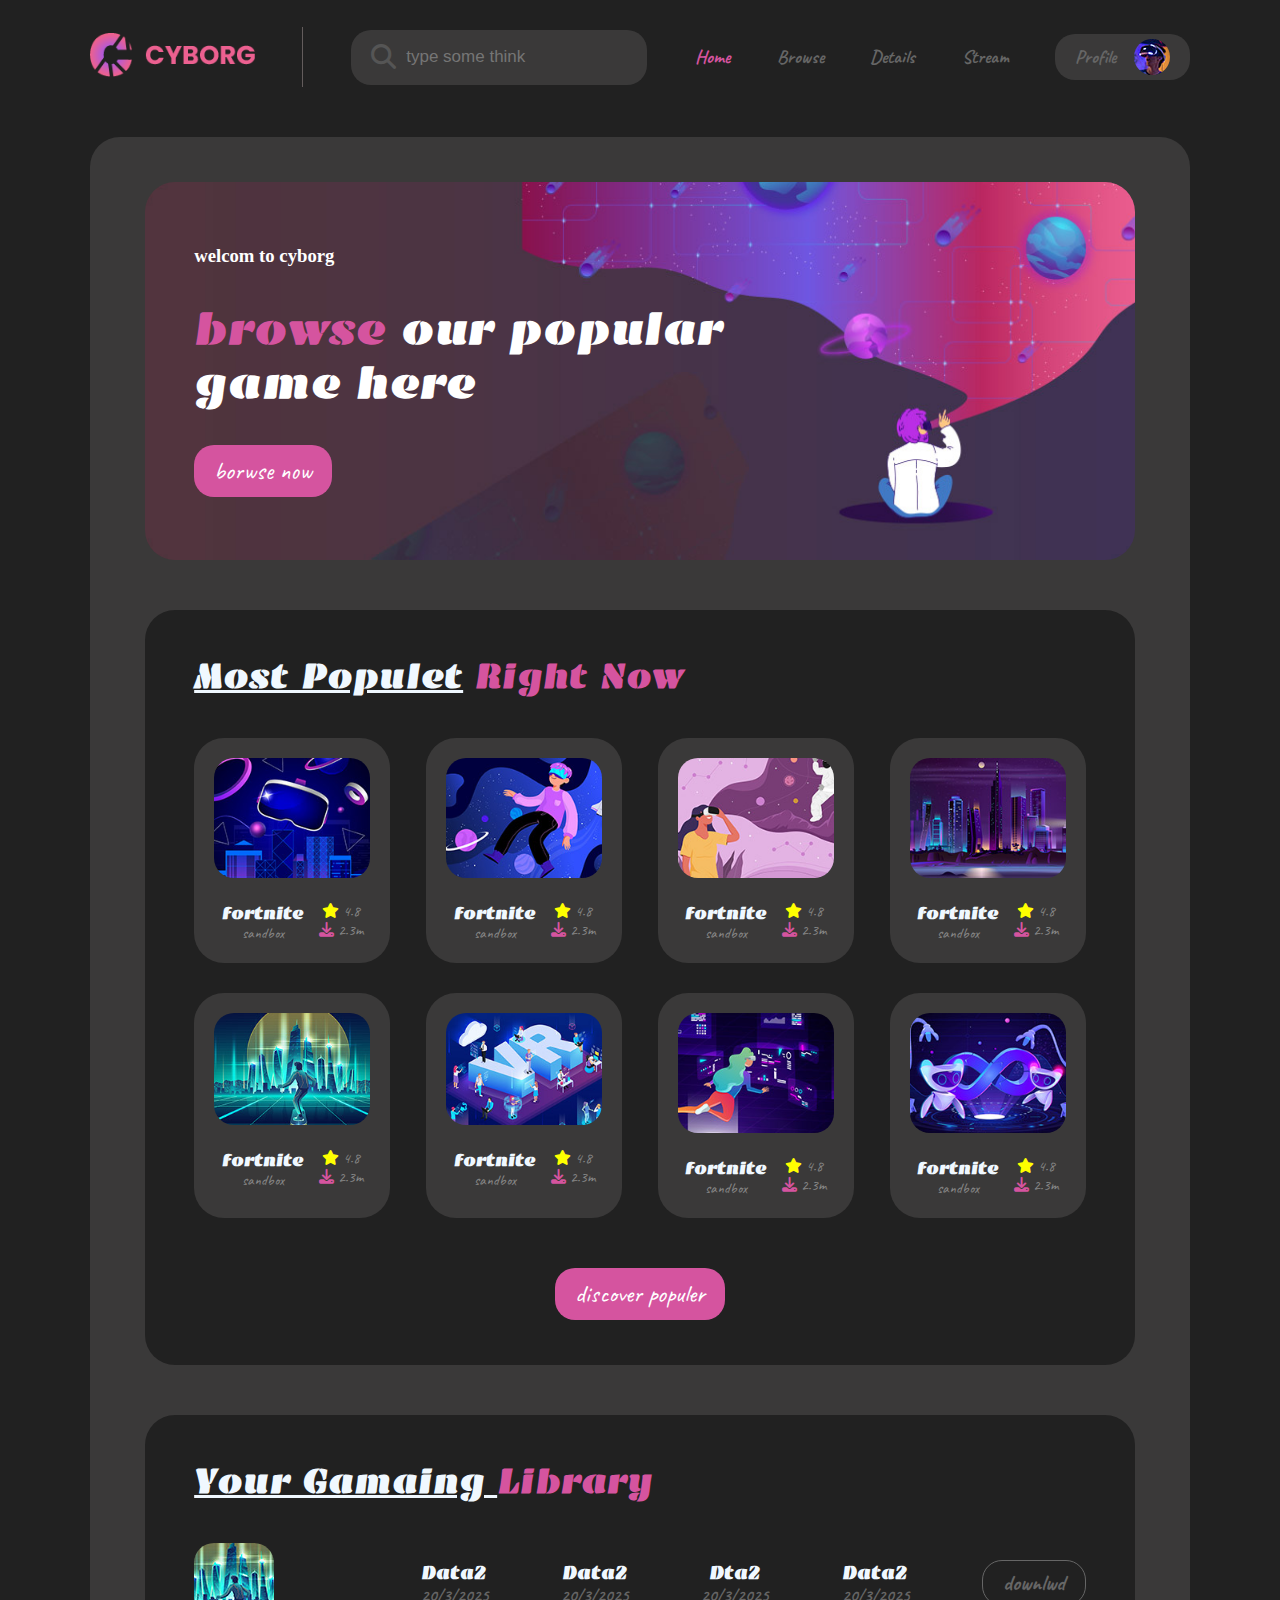
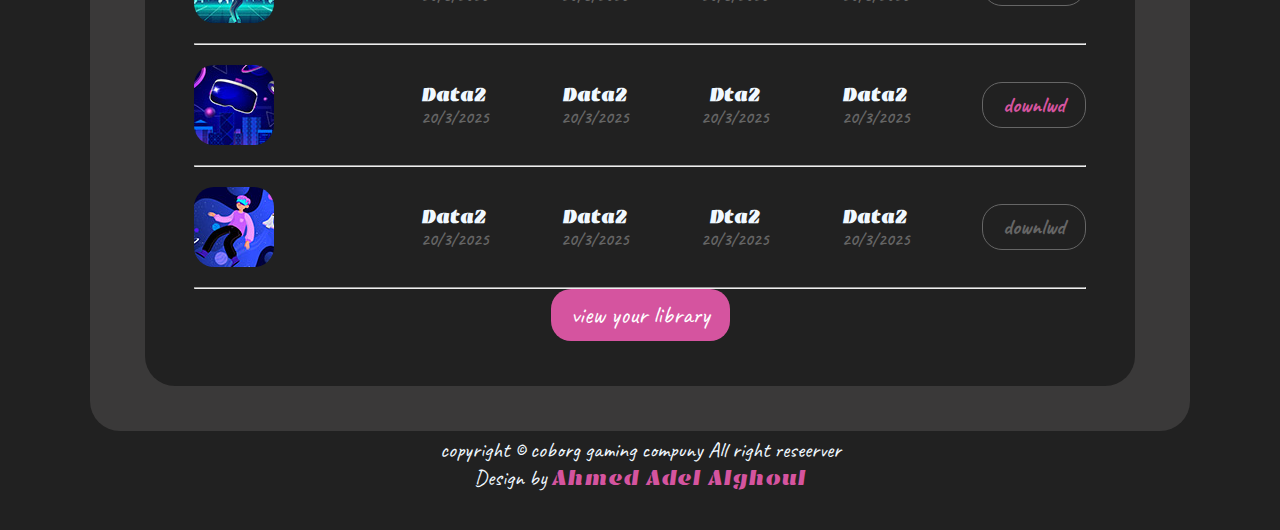
<file: index.html>
<!DOCTYPE html>
<html lang="en">
<head>
    <meta charset="UTF-8">
    <meta name="viewport" content="width=device-width, initial-scale=1.0">
    <title>final project</title>
     <!--google font link-->
    <link rel="preconnect" href="https://fonts.googleapis.com">
    <link rel="preconnect" href="https://fonts.gstatic.com" crossorigin>
    <link href="https://fonts.googleapis.com/css2?family=caveat:wght@400;700&family=Emblema+One&display=swap" rel="stylesheet">
    
     <!--font awesome link--> 
    <link rel="stylesheet" href="https://cdnjs.cloudflare.com/ajax/libs/font-awesome/6.7.2/css/all.min.css" integrity="sha512-Evv84Mr4kqVGRNSgIGL/F/aIDqQb7xQ2vcrdIwxfjThSH8CSR7PBEakCr51Ck+w+/U6swU2Im1vVX0SVk9ABhg==" crossorigin="anonymous" referrerpolicy="no-referrer" />
   
    <!-- css file -->
    <link rel="stylesheet" href="./assets/css/style.css">
</head>
<body>
   <section class="maincontainer">
    <!--start heder -->
     <div class="header">
        <div class="logo"><img src="./assets/images/logo.png" alt=""></div>
        <div class="hline"></div>
        <div class="search">
            <i class="fa-solid fa-magnifying-glass"></i>
            <input type="text"  placeholder="type some think">
        </div>

        <ul>
            <li class="active"><a href="index.html">home</a></li>
            <li><a href="assets/html/browse.html">browse</a></li>
            <li><a href="assets/html/details.html">details</a></li>
            <li><a href="assets/html/stream.html">stream</a></li>
            <li class="profile">
                <a href="assets/html/profile.html">profile</a>
                <img src="./assets/images/profile-header.jpg" alt="">
            </li>
        </ul>
        
     </div>
     <!--end header -->

     <!--start content -->
     <div class="content">
        <!--start banner-->
        <div class="banner">
            <h3>welcom to cyborg</h3>
            <h1><span>browse</span> our popular <br>game here </h1>
            <button>borwse now</button>
        </div>
        <!--end banner-->
        <!--satart card div-->
        <div class="popular">
            <h2> <span>most populet</span> right now</h2>
            <div class="cards">
                <div class="card">
                    <img src="./assets/images/popular-01.jpg" alt="">
                    <div class="data">
                        <div class="dataleft">

                            <h3> fortnite</h3>
                            <p>sandbox</p>
                        </div>
                        <div class="dataright">
                            <p>
                                <i class="fa-solid fa-star"></i>
                                4.8
                            </p>
                            <p>
                                <i class="fa-solid fa-download"></i>
                                2.3m
                            </p>
                        </div>
                      
                    </div>
                </div>
                <div class="card">
                    <img src="./assets/images/popular-02.jpg" alt="">
                    <div class="data">
                        <div class="dataleft">

                            <h3> fortnite</h3>
                            <p>sandbox</p>
                        </div>
                        <div class="dataright">
                            <p>
                                <i class="fa-solid fa-star"></i>
                                4.8
                            </p>
                            <p>
                                <i class="fa-solid fa-download"></i>
                                2.3m
                            </p>
                        </div>
                      
                    </div>
                </div>
                <div class="card">
                    <img src="./assets/images/popular-03.jpg" alt="">
                    <div class="data">
                        <div class="dataleft">

                            <h3> fortnite</h3>
                            <p>sandbox</p>
                        </div>
                        <div class="dataright">
                            <p>
                                <i class="fa-solid fa-star"></i>
                                4.8
                            </p>
                            <p>
                                <i class="fa-solid fa-download"></i>
                                2.3m
                            </p>
                        </div>
                      
                    </div>
                </div>
                <div class="card">
                    <img src="./assets/images/popular-04.jpg" alt="">
                    <div class="data">
                        <div class="dataleft">

                            <h3> fortnite</h3>
                            <p>sandbox</p>
                        </div>
                        <div class="dataright">
                            <p>
                                <i class="fa-solid fa-star"></i>
                                4.8
                            </p>
                            <p>
                                <i class="fa-solid fa-download"></i>
                                2.3m
                            </p>
                        </div>
                      
                    </div>
                </div>
                <div class="card">
                    <img src="./assets/images/popular-05.jpg" alt="">
                    <div class="data">
                        <div class="dataleft">

                            <h3> fortnite</h3>
                            <p>sandbox</p>
                        </div>
                        <div class="dataright">
                            <p>
                                <i class="fa-solid fa-star"></i>
                                4.8
                            </p>
                            <p>
                                <i class="fa-solid fa-download"></i>
                                2.3m
                            </p>
                        </div>
                      
                    </div>
                </div>
                <div class="card">
                    <img src="./assets/images/popular-06.jpg" alt="">
                    <div class="data">
                        <div class="dataleft">

                            <h3> fortnite</h3>
                            <p>sandbox</p>
                        </div>
                        <div class="dataright">
                            <p>
                                <i class="fa-solid fa-star"></i>
                                4.8
                            </p>
                            <p>
                                <i class="fa-solid fa-download"></i>
                                2.3m
                            </p>
                        </div>
                      
                    </div>
                </div>
                <div class="card">
                    <img src="./assets/images/popular-07.jpg" alt="">
                    <div class="data">
                        <div class="dataleft">

                            <h3> fortnite</h3>
                            <p>sandbox</p>
                        </div>
                        <div class="dataright">
                            <p>
                                <i class="fa-solid fa-star"></i>
                                4.8
                            </p>
                            <p>
                                <i class="fa-solid fa-download"></i>
                                2.3m
                            </p>
                        </div>
                      
                    </div>
                </div>
                <div class="card">
                    <img src="./assets/images/popular-08.jpg" alt="">
                    <div class="data">
                        <div class="dataleft">

                            <h3> fortnite</h3>
                            <p>sandbox</p>
                        </div>
                        <div class="dataright">
                            <p>
                                <i class="fa-solid fa-star"></i>
                                4.8
                            </p>
                            <p>
                                <i class="fa-solid fa-download"></i>
                                2.3m
                            </p>
                        </div>
                      
                    </div>
                </div>
            </div>
            <button>discover populer</button>
        </div>
        <!--end card div-->
        <div class="library">
            <h2><span>your gamaing </span> library</h2>
            <div class="gamaing">
                <div class="game">
                    <img src="./assets/images/game-01.jpg" alt="">
                    <div class="data">
                        <h3></h3>
                        <p></p>
                    </div>
                    <div class="data">
                        <h3>data2</h3>
                        <p>20/3/2025</p>
                    </div>
                    <div class="data">
                        <h3>data2</h3>
                        <p>20/3/2025</p>
                    </div>
                    <div class="data">
                        <h3>dta2</h3>
                        <p>20/3/2025</p>
                    </div>
                    <div class="data">
                        <h3>data2</h3>
                        <p>20/3/2025</p>
                    </div>
                    <button>downlwd</button>
                
                </div>
                 <hr>
                <div class="game">
                    <img src="./assets/images/game-02.jpg" alt="">
                    <div class="data">
                        <h3></h3>
                        <p></p>
                    </div>
                    <div class="data">
                        <h3>data2</h3>
                        <p>20/3/2025</p>
                    </div>
                    <div class="data">
                        <h3>data2</h3>
                        <p>20/3/2025</p>
                    </div>
                    <div class="data">
                        <h3>dta2</h3>
                        <p>20/3/2025</p>
                    </div>
                    <div class="data">
                        <h3>data2</h3>
                        <p>20/3/2025</p>
                    </div>
                    <button class="btn">downlwd</button>
                
                </div>
                 <hr>
                <div class="game">
                    <img src="./assets/images/game-03.jpg" alt="">
                    <div class="data">
                        <h3></h3>
                        <p></p>
                    </div>
                    <div class="data">
                        <h3>data2</h3>
                        <p>20/3/2025</p>
                    </div>
                    <div class="data">
                        <h3>data2</h3>
                        <p>20/3/2025</p>
                    </div>
                    <div class="data">
                        <h3>dta2</h3>
                        <p>20/3/2025</p>
                    </div>
                    <div class="data">
                        <h3>data2</h3>
                        <p>20/3/2025</p>
                    </div>
                    <button>downlwd</button>
                
                </div>
                 <hr>
            </div>
            <button>view your library</button>
         </div>
        
     </div>
     <!--end content -->
    

     <!--start footer-->
     <div class="footer">
        <p>copyright &copy; coborg gaming compuny All right reseerver</p>
        <p>Design by <span>Ahmed Adel Alghoul</span></p>

     </div>
     <!--end footer -->
   </section>
    
    
</body>
</html>
</file>
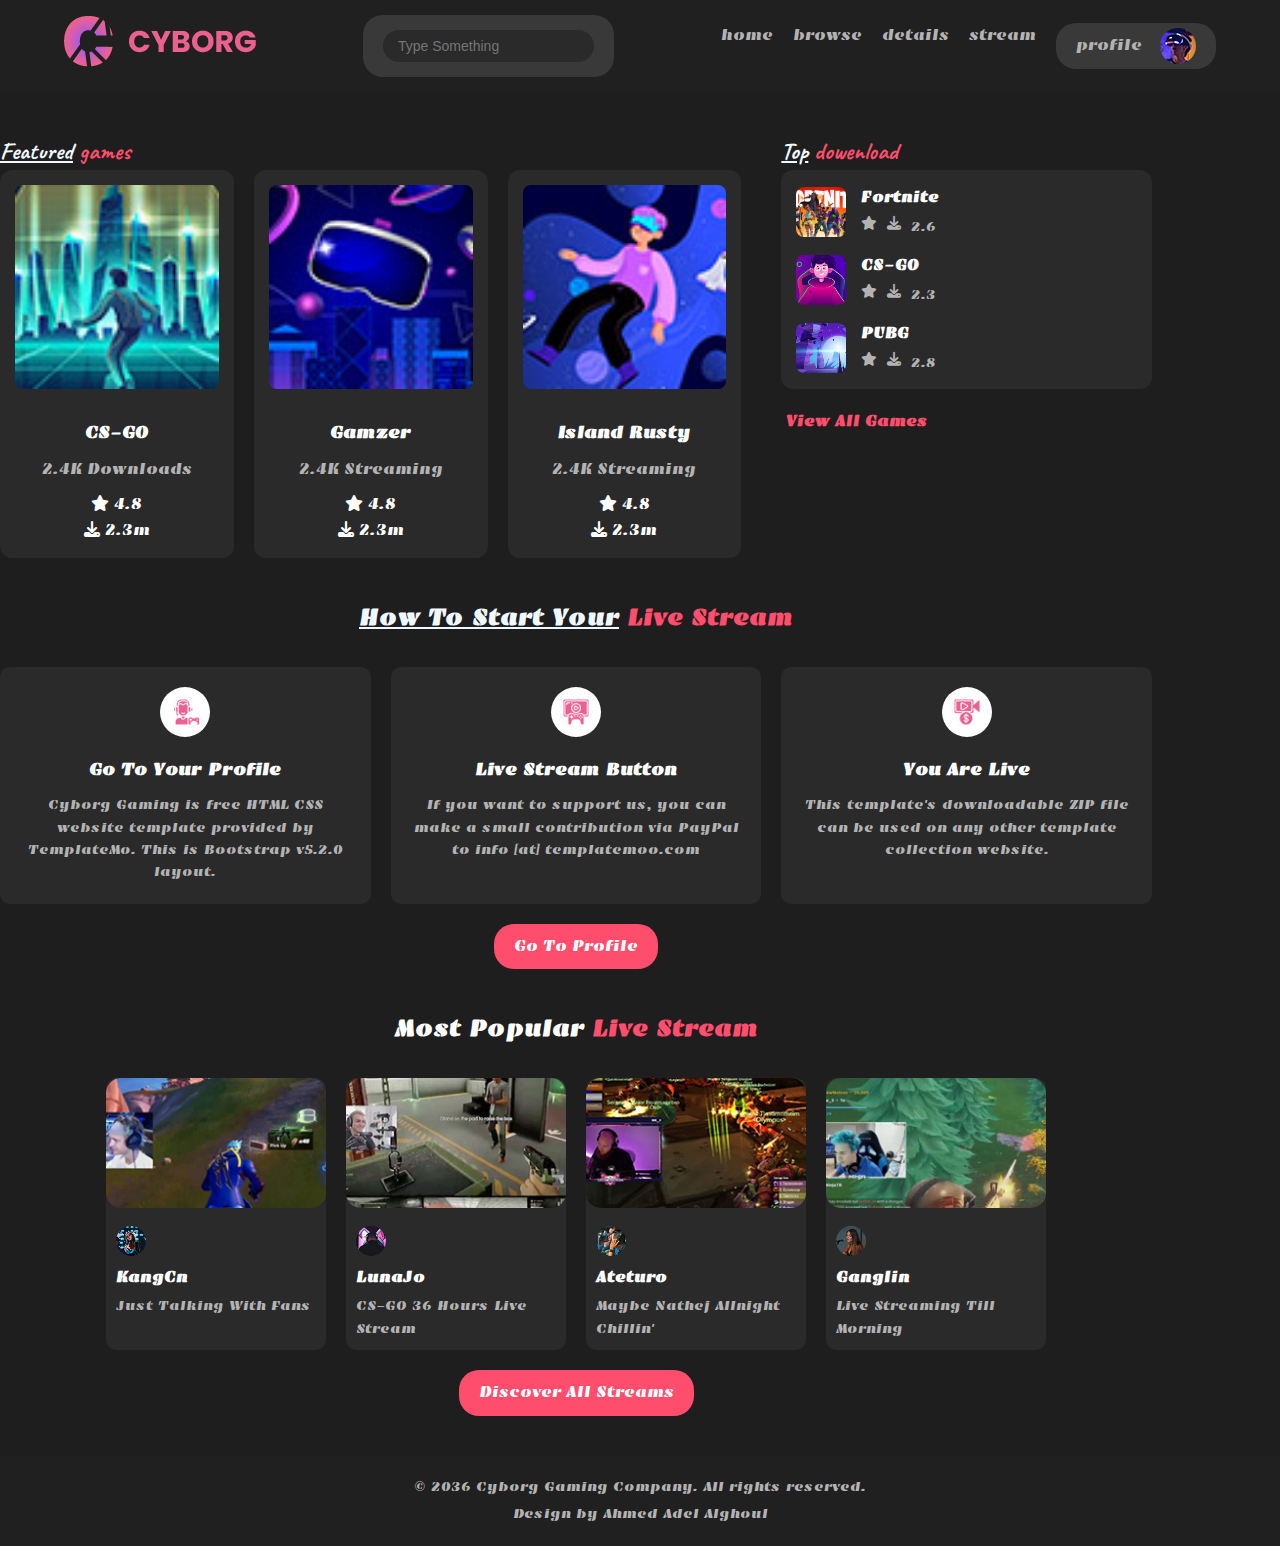
<file: assets/html/browse.html>
<!DOCTYPE html>
<html lang="en">
<head>
  <meta charset="UTF-8" />
  <meta name="viewport" content="width=device-width, initial-scale=1.0"/>
  <title>Cyborg Gaming</title>
  <link rel="preconnect" href="https://fonts.googleapis.com">
    <link rel="preconnect" href="https://fonts.gstatic.com" crossorigin>
    <link href="https://fonts.googleapis.com/css2?family=caveat:wght@400;700&family=Emblema+One&display=swap" rel="stylesheet">
    
     <!--font awesome link--> 
    <link rel="stylesheet" href="https://cdnjs.cloudflare.com/ajax/libs/font-awesome/6.7.2/css/all.min.css" integrity="sha512-Evv84Mr4kqVGRNSgIGL/F/aIDqQb7xQ2vcrdIwxfjThSH8CSR7PBEakCr51Ck+w+/U6swU2Im1vVX0SVk9ABhg==" crossorigin="anonymous" referrerpolicy="no-referrer" />
   
  <!-- ربط ملف CSS -->
  <link rel="stylesheet" href="/assets/css/browse.css" />
</head>
<body>

  <!-- ======= رأس الصفحة (Header) ======= -->
  <header class="main-header">
    <div class="container">
      <!-- الشعار -->
      <div class="logo"><img src="/assets/images/logo.png" alt=""></div>
      <!-- شريط البحث -->
      <div class="search-bar">
        <input type="text" placeholder="Type Something"/>
      </div>
      <!-- القوائم العلوية -->
      <nav class="main-nav">
        <ul>
            <li class="active"><a href="/index.html">home</a></li>
            <li><a href="/assets/html/browse.html">browse</a></li>
            <li><a href="/assets/html/details.html">details</a></li>
            <li><a href="/assets/html/stream.html">stream</a></li>
          <li class="profile">
            <a href="/assets/html/profile.html">profile</a>
            <img src="/assets/images/profile-header.jpg" alt="">
        </li>
        </ul>
      </nav>
    </div>
  </header>

  <!-- ======= المحتوى الرئيسي ======= -->
  <main class="main-content container">

    <!-- قسم الألعاب المميزة -->
    <section class="featured-section">
      <h2 > <span>Featured</span> games</h2>
      <div class="featured-cards">
        
        <!-- بطاقة لعبة 1 -->
        <div class="featured-card">
          <img src="/assets/images/game-01.jpg" alt="Game 1" />
          <h3>CS-GO</h3>
          <p class="sub-info">2.4K Downloads</p>
          <div class="stats">
            <div class="stat">
                <i class="fa-solid fa-star"></i>
              <span class="value">4.8</span>
            </div>
            <div class="stat">
              <i class="fa-solid fa-download"></i>
              <span class="value">2.3m</span>
            </div>
          </div>
        </div>

        <!-- بطاقة لعبة 2 -->
        <div class="featured-card">
          <img src="/assets/images/game-02.jpg" alt="Game 2" />
          <h3>Gamzer</h3>
          <p class="sub-info">2.4K Streaming</p>
          <div class="stats">
            <div class="stat">
                <i class="fa-solid fa-star"></i>
              <span class="value">4.8</span>
            </div>
            <div class="stat">
              <i class="fa-solid fa-download"></i>
              <span class="value">2.3m</span>
            </div>
          </div>
        </div>

        <!-- بطاقة لعبة 3 -->
        <div class="featured-card">
          <img src="/assets/images/game-03.jpg" alt="Game 3" />
          <h3>Island Rusty</h3>
          <p class="sub-info">2.4K Streaming</p>
          <div class="stats">
            <div class="stat">
                <i class="fa-solid fa-star"></i>    
              <span class="value">4.8</span>
            </div>
            <div class="stat">
              <i class="fa-solid fa-download"></i>
              <span class="value">2.3m</span>
            </div>
          </div>
        </div>

      </div>
    </section>

    <!-- قسم الألعاب الأكثر تحميلاً -->
    <aside class="top-downloaded">
      <h2 > <span>Top</span> dowenload</h2>
      <div class="download-list">

        <!-- عنصر لعبة 1 -->
        <div class="download-item">
          <img src="/assets/images/feature-left.jpg" alt="Fortnite" />
          <div class="info">
            <h4>Fortnite</h4>
            <div class="item-stats">
                <i class="fa-solid fa-star"></i>
                <i class="fa-solid fa-download"></i>
                2.6
            </div>
          </div>
        </div>

        <!-- عنصر لعبة 2 -->
        <div class="download-item">
          <img src="/assets/images/featured-02.jpg" alt="CS-GO" />
          <div class="info">
            <h4>CS-GO</h4>
            <div class="item-stats">
                <i class="fa-solid fa-star"></i>
                <i class="fa-solid fa-download"></i>
                2.3
            </div>
          </div>
        </div>

        <!-- عنصر لعبة 3 -->
        <div class="download-item">
          <img src="/assets/images/featured-03.jpg" alt="PUBG" />
          <div class="info">
            <h4>PUBG</h4>
            <div class="item-stats">
                <i class="fa-solid fa-star"></i>
                <i class="fa-solid fa-download"></i>
                2.8
            </div>
          </div>
        </div>
       
  
        </div>
        <a href="#" class="view-all">View All Games</a>
      </aside>
  
    </main>
    <section class="live-stream container">
        <h2 >
            <span>How To Start Your</span>
            Live Stream
        </h2>
      
        <div class="stream-steps">
          <!-- البطاقة الأولى -->
          <div class="step-card">
            <!-- أيقونة أو صورة -->
            <div class="step-icon">
              <!-- ضع هنا أيقونة أو صورة مناسبة -->
              <img src="/assets/images/service-01.jpg" alt="Icon 1" />
            </div>
            <h3>Go To Your Profile</h3>
            <p>
              Cyborg Gaming is free HTML CSS website template provided by TemplateMo.
              This is Bootstrap v5.2.0 layout.
            </p>
          </div>
      
          <!-- البطاقة الثانية -->
          <div class="step-card">
            <div class="step-icon">
              <img src="/assets/images/service-02.jpg" alt="Icon 2" />
            </div>
            <h3>Live Stream Button</h3>
            <p>
              If you want to support us, you can make a small contribution via PayPal
              to info [at] templatemoo.com
            </p>
          </div>
      
          <!-- البطاقة الثالثة -->
          <div class="step-card">
            <div class="step-icon">
              <img src="/assets/images/service-03.jpg" alt="Icon 3" />
            </div>
            <h3>You Are Live</h3>
            <p>
              This template's downloadable ZIP file can be used on any other template
              collection website.
            </p>
          </div>
        </div>
      
        <!-- زر في الأسفل -->
        <div class="btn-wrapper">
          <a href="/assets/html/browse.html" class="btn-profile">Go To Profile</a>
        </div>
      </section>

      <section class="popular-live container">
        <h2 class="section-title">
          Most Popular <span>Live Stream</span>
        </h2>
      
        <div class="live-streams">
          <!-- البطاقة الأولى -->
          <div class="stream-card">
            <img src="/assets/images/stream-01.jpg" alt="Stream 1" />
            <div class="stream-info">
                <img src="/assets/images/avatar-01.jpg" alt="Stream 2" />
              <h4>KangCn</h4>
              <p>Just Talking With Fans</p>
            </div>
          </div>
          <!-- البطاقة الثانية -->
          <div class="stream-card">
            <img src="/assets/images/stream-02.jpg" alt="Stream 2" />
            <div class="stream-info">
                <img src="/assets/images/avatar-02.jpg" alt="Stream 2" />
              <h4>LunaJo</h4>
              <p>CS-GO 36 Hours Live Stream</p>
            </div>
          </div>
          <!-- البطاقة الثالثة -->
          <div class="stream-card">
            <img src="/assets/images/stream-03.jpg" alt="Stream 3" />
            <div class="stream-info">
                <img src="/assets/images/avatar-03.jpg" alt="Stream 2" />
              <h4>Ateturo</h4>
              <p>Maybe Nathej Allnight Chillin'</p>
            </div>
          </div>
          <!-- البطاقة الرابعة -->
          <div class="stream-card">
            <img src="/assets/images/stream-04.jpg" alt="Stream 4" />
            <div class="stream-info">
                <img src="/assets/images/avatar-04.jpg" alt="Stream 2" />
              <h4>Ganglin</h4>
              <p>Live Streaming Till Morning</p>
            </div>
          </div>
        </div>
      
        <div class="btn-wrapper">
          <a href="/assets/html/stream.html" class="btn-discover">Discover All Streams</a>
        </div>
      </section>
  
    <!-- ======= ذيل الصفحة (Footer) ======= -->
    <footer class="main-footer">
      <p>© 2036 Cyborg Gaming Company. All rights reserved.</p>
      <p>Design by Ahmed Adel Alghoul </p>
    </footer>
  
  </body>
  </html>
</file>
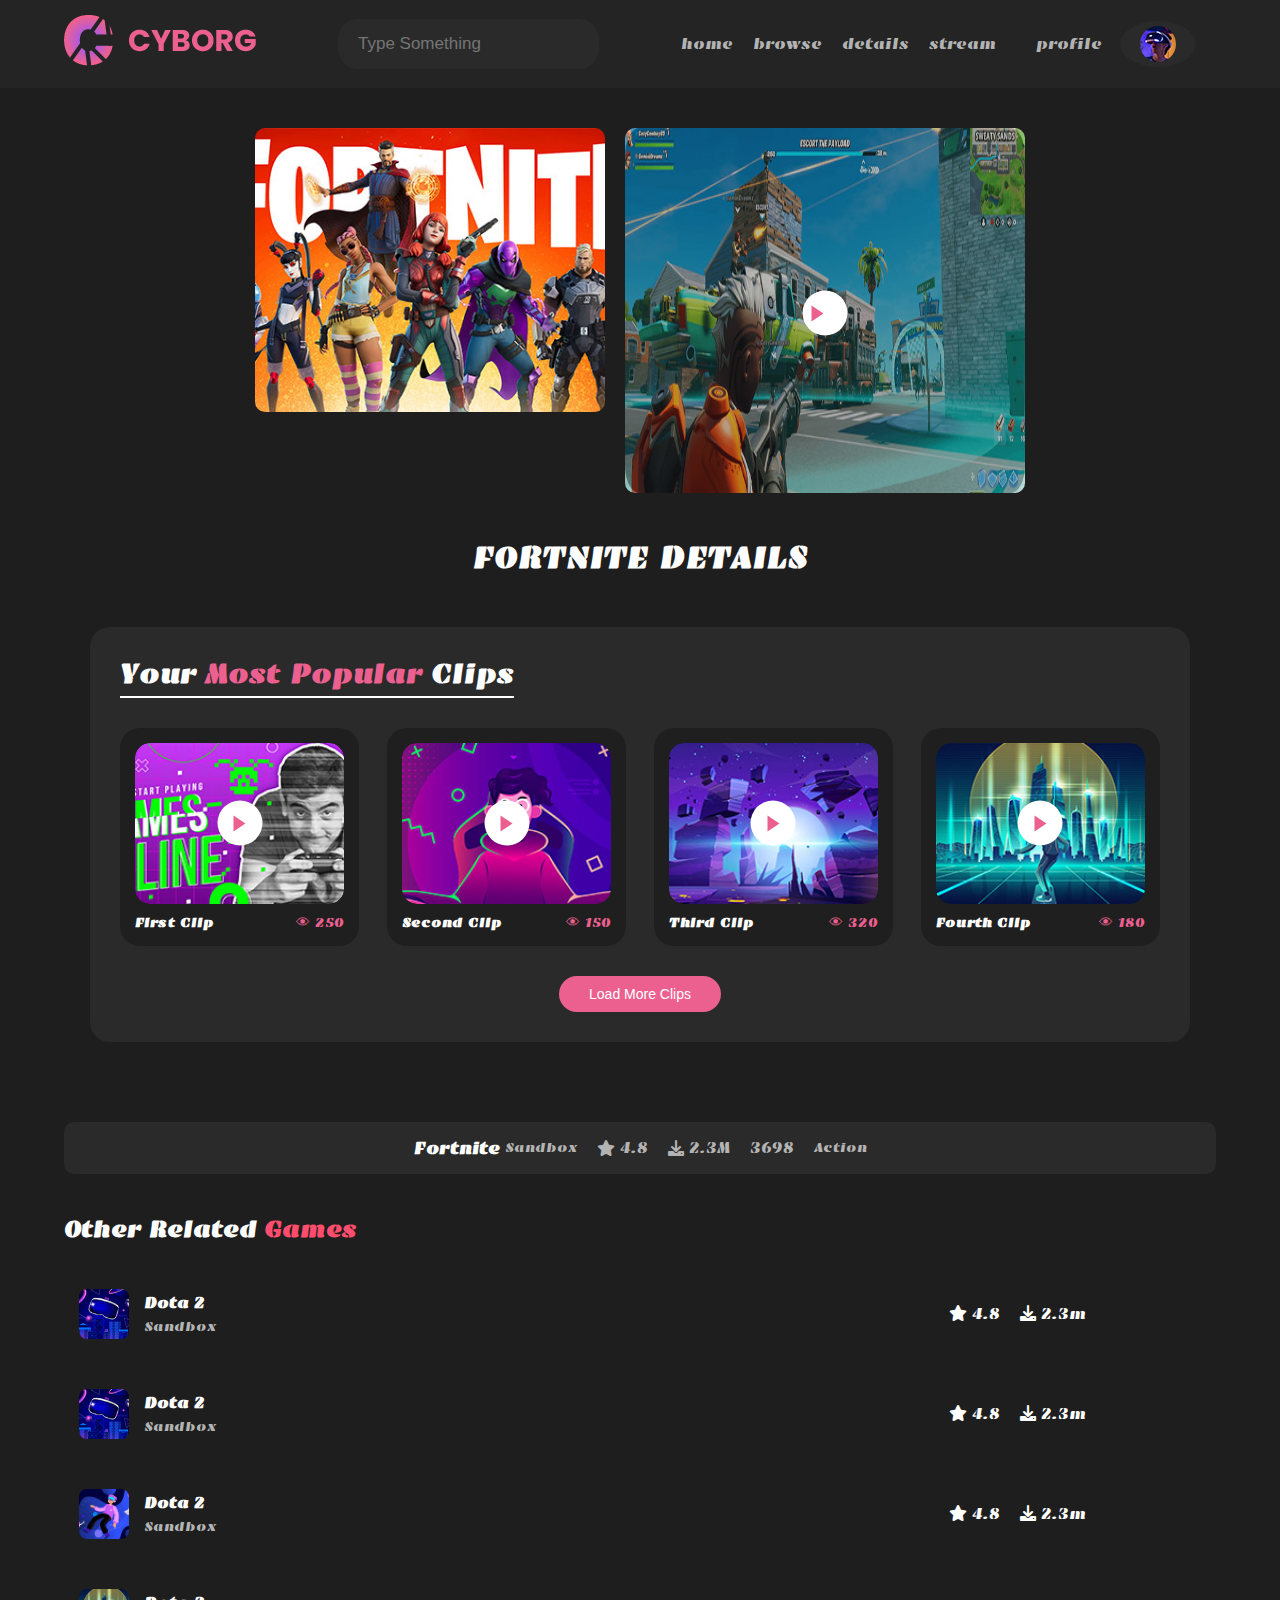
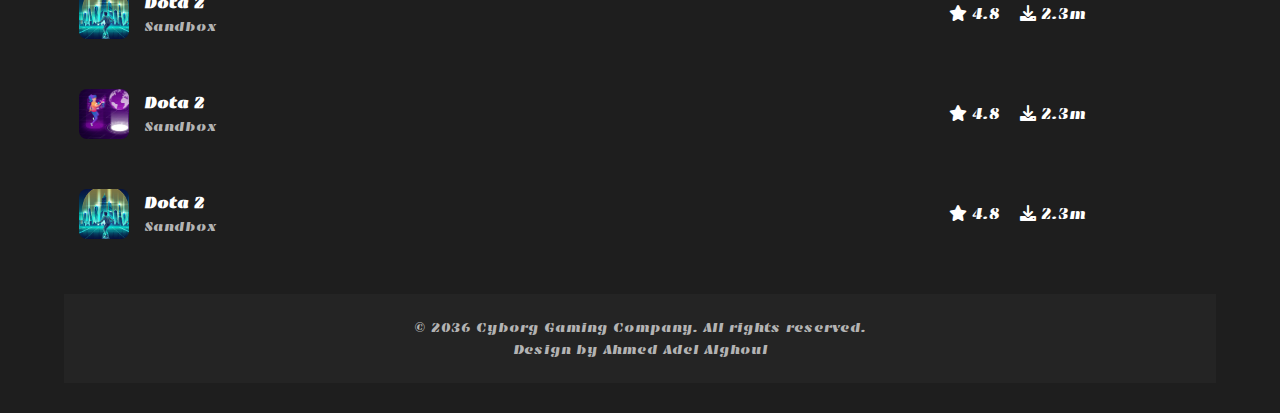
<file: assets/html/details.html>
<!DOCTYPE html>
<html lang="en">
<head>
  <meta charset="UTF-8" />
  <meta name="viewport" content="width=device-width, initial-scale=1.0"/>
  <title>Fortnite Details - Cyborg Gaming</title>
  <link rel="preconnect" href="https://fonts.googleapis.com">
    <link rel="preconnect" href="https://fonts.gstatic.com" crossorigin>
    <link href="https://fonts.googleapis.com/css2?family=caveat:wght@400;700&family=Emblema+One&display=swap" rel="stylesheet">
    
     <!--font awesome link--> 
    <link rel="stylesheet" href="https://cdnjs.cloudflare.com/ajax/libs/font-awesome/6.7.2/css/all.min.css" integrity="sha512-Evv84Mr4kqVGRNSgIGL/F/aIDqQb7xQ2vcrdIwxfjThSH8CSR7PBEakCr51Ck+w+/U6swU2Im1vVX0SVk9ABhg==" crossorigin="anonymous" referrerpolicy="no-referrer" />
   
  <!-- ربط ملف التنسيقات -->
  <link rel="stylesheet" href="/assets/css/details.css" />
  <!-- (اختياري) إن أردت استخدام أيقونات Font Awesome للنجوم أو التحميل -->
  <link rel="stylesheet" href="https://cdnjs.cloudflare.com/ajax/libs/font-awesome/6.0.0/css/all.min.css" 
        integrity="sha512-..." crossorigin="anonymous" referrerpolicy="no-referrer" />
</head>
<body>
  <!-- =============== Header =============== -->
  <header class="main-header">
    <div class="container header-inner">
      <!-- الشعار -->
      <div class="logo">
        <img src="/assets/images/logo.png" alt="">
      </div>
      <!-- حقل البحث -->
      <div class="search-bar">
        <input type="text" placeholder="Type Something" />
      </div>
      <!-- قائمة التنقل -->
      <nav class="main-nav">
        <ul>
            <li class="active"><a href="/index.html">home</a></li>
            <li><a href="/assets/html/browse.html">browse</a></li>
            <li><a href="/assets/html/details.html">details</a></li>
            <li><a href="/assets/html/stream.html">stream</a></li>
          <li class="profile">
            <a href="/assets/html/profile.html">profile</a>
            <img src="/assets/images/profile-header.jpg" alt="">
        </li>
        </ul>
      </nav>
    </div>
  </header>

  <!-- =============== قسم Fortnite Details (الصورة الأولى) =============== -->
  <section class="fortnite-top container">
      <div class="fortnite-images">
          <!-- صورة غلاف Fortnite -->
          <div class="cover-image">
              <img src="/assets/images/feature-left.jpg" alt="Fortnite Cover" />
            </div>
            <!-- صورة Gameplay مع زر تشغيل في المنتصف -->
            <div class="gameplay-image">
                <img src="/assets/images/feature-right.jpg" alt="Fortnite Gameplay" />
                <div class="play-button">
                    <!-- يمكنك وضع أيقونة تشغيل هنا، مثلاً: -->
                    <i class="fa-solid fa-play"></i>
                </div>
            </div>
        </div>
    </section>
    <h1>FORTNITE DETAILS</h1>

     
<section class="clips-section">
      <h2 class="clips-title">Your <span>Most Popular</span> Clips</h2>
      
      <div class="clips-grid">
        <div class="clip-card">
          <div class="clip-image">
            <img src="/assets/images/clip-01.jpg" alt="Clip 1">
            <div class="play-button"></div>
          </div>
          <div class="clip-info">
            <strong>First Clip</strong>
            <span>250</span>
          </div>
        </div>
  
        <div class="clip-card">
          <div class="clip-image">
            <img src="/assets/images/clip-02.jpg" alt="Clip 2">
            <div class="play-button"></div>
          </div>
          <div class="clip-info">
            <strong>Second Clip</strong>
            <span>150</span>
          </div>
        </div>
  
        <div class="clip-card">
          <div class="clip-image">
            <img src="/assets/images/clip-03.jpg" alt="Clip 3">
            <div class="play-button"></div>
          </div>    
          <div class="clip-info">
            <strong>Third Clip</strong>
            <span>320</span>
          </div>
        </div>
  
        <div class="clip-card">
          <div class="clip-image">
            <img src="/assets/images/clip-04.jpg" alt="Clip 4">
            <div class="play-button"></div>
          </div>
          <div class="clip-info">
            <strong>Fourth Clip</strong>
            <span>180</span>
          </div>
        </div>
      </div>
  
      <div class="load-more">
        <button>Load More Clips</button>
      </div>
    </section>

  <!-- =============== قسم معلومات Fortnite (الصورة الثانية) =============== -->
  <section class="fortnite-details container">
    <!-- شريط معلومات اللعبة: الاسم، التقييم، التحميلات، إلخ -->
    <div class="fortnite-info-bar">
      <div class="info-item">
        <h3>Fortnite</h3>
        <p>Sandbox</p>
      </div>
      <div class="info-item">
        <i class="fa-solid fa-star"></i>
        <span class="value">4.8</span>
      </div>
      <div class="info-item">
        <i class="fa-solid fa-download"></i>
        <span class="value">2.3M</span>
      </div>
      <div class="info-item">
        <span class="value">3698</span>
      </div>
      <div class="info-item">
        <p>Action</p>
      </div>
    </div>

    <!-- صور داخل اللعبة (Screenshots) -->
    
    <section class="related-games container">
        <h2 class="section-title">
          Other Related <span>Games</span>
        </h2>
      
        <!-- قائمة الألعاب ذات الصلة -->
        <div class="related-list">
          <!-- اللعبة الأولى -->
          <div class="related-item">
            <div class="game-left">
              <img src="/assets/images/game-02.jpg" alt="Dota 2" />
              <div class="game-info">
                <h3>Dota 2</h3>
                <p>Sandbox</p>
              </div>
            </div>
            <div class="game-right">
                <p>
                    <i class="fa-solid fa-star"></i>
                    4.8
                </p>
                <p>
                    <i class="fa-solid fa-download"></i>
                    2.3m
                </p>
              
            </div>
          </div>
      
          <!-- اللعبة الثانية -->
          <div class="related-item">
            <div class="game-left">
              <img src="/assets/images/game-02.jpg" alt="Dota 2" />
              <div class="game-info">
                <h3>Dota 2</h3>
                <p>Sandbox</p>
              </div>
            </div>
            <div class="game-right">
                <p>
                    <i class="fa-solid fa-star"></i>
                    4.8
                </p>
                <p>
                    <i class="fa-solid fa-download"></i>
                    2.3m
                </p>
            </div>
          </div>
      
          <!-- اللعبة الثالثة -->
          <div class="related-item">
            <div class="game-left">
              <img src="/assets/images/stream-05.jpg" alt="Dota 2" />
              <div class="game-info">
                <h3>Dota 2</h3>
                <p>Sandbox</p>
              </div>
            </div>
            <div class="game-right">
                <p>
                    <i class="fa-solid fa-star"></i>
                    4.8
                </p>
                <p>
                    <i class="fa-solid fa-download"></i>
                    2.3m
                </p>
            </div>
          </div>
      
          <!-- اللعبة الرابعة -->
          <div class="related-item">
            <div class="game-left">
              <img src="/assets/images/clip-04.jpg" alt="Dota 2" />
              <div class="game-info">
                <h3>Dota 2</h3>
                <p>Sandbox</p>
              </div>
            </div>
            <div class="game-right">
                <p>
                    <i class="fa-solid fa-star"></i>
                    4.8
                </p>
                <p>
                    <i class="fa-solid fa-download"></i>
                    2.3m
                </p>
            </div>
          </div>
      
          <!-- اللعبة الخامسة -->
          <div class="related-item">
            <div class="game-left">
              <img src="/assets/images/stream-08.jpg" alt="Dota 2" />
              <div class="game-info">
                <h3>Dota 2</h3>
                <p>Sandbox</p>
              </div>
            </div>
            <div class="game-right">
                <p>
                    <i class="fa-solid fa-star"></i>
                    4.8
                </p>
                <p>
                    <i class="fa-solid fa-download"></i>
                    2.3m
                </p>
            </div>
          </div>
      
          <!-- اللعبة السادسة -->
          <div class="related-item">
            <div class="game-left">
              <img src="/assets/images/clip-04.jpg" alt="Dota 2" />
              <div class="game-info">
                <h3>Dota 2</h3>
                <p>Sandbox</p>
              </div>
            </div>
            <div class="game-right">
                <p>
                    <i class="fa-solid fa-star"></i>
                    4.8
                </p>
                <p>
                    <i class="fa-solid fa-download"></i>
                    2.3m
                </p>
            </div>
          </div>
      
        </div>
      </section>
        

  <!-- (اختياري) فوتر بسيط -->
  <footer class="main-footer">
    <p>© 2036 Cyborg Gaming Company. All rights reserved.</p>
    <p>Design by Ahmed Adel Alghoul</p>
  </footer>
</body>
</html>
</file>
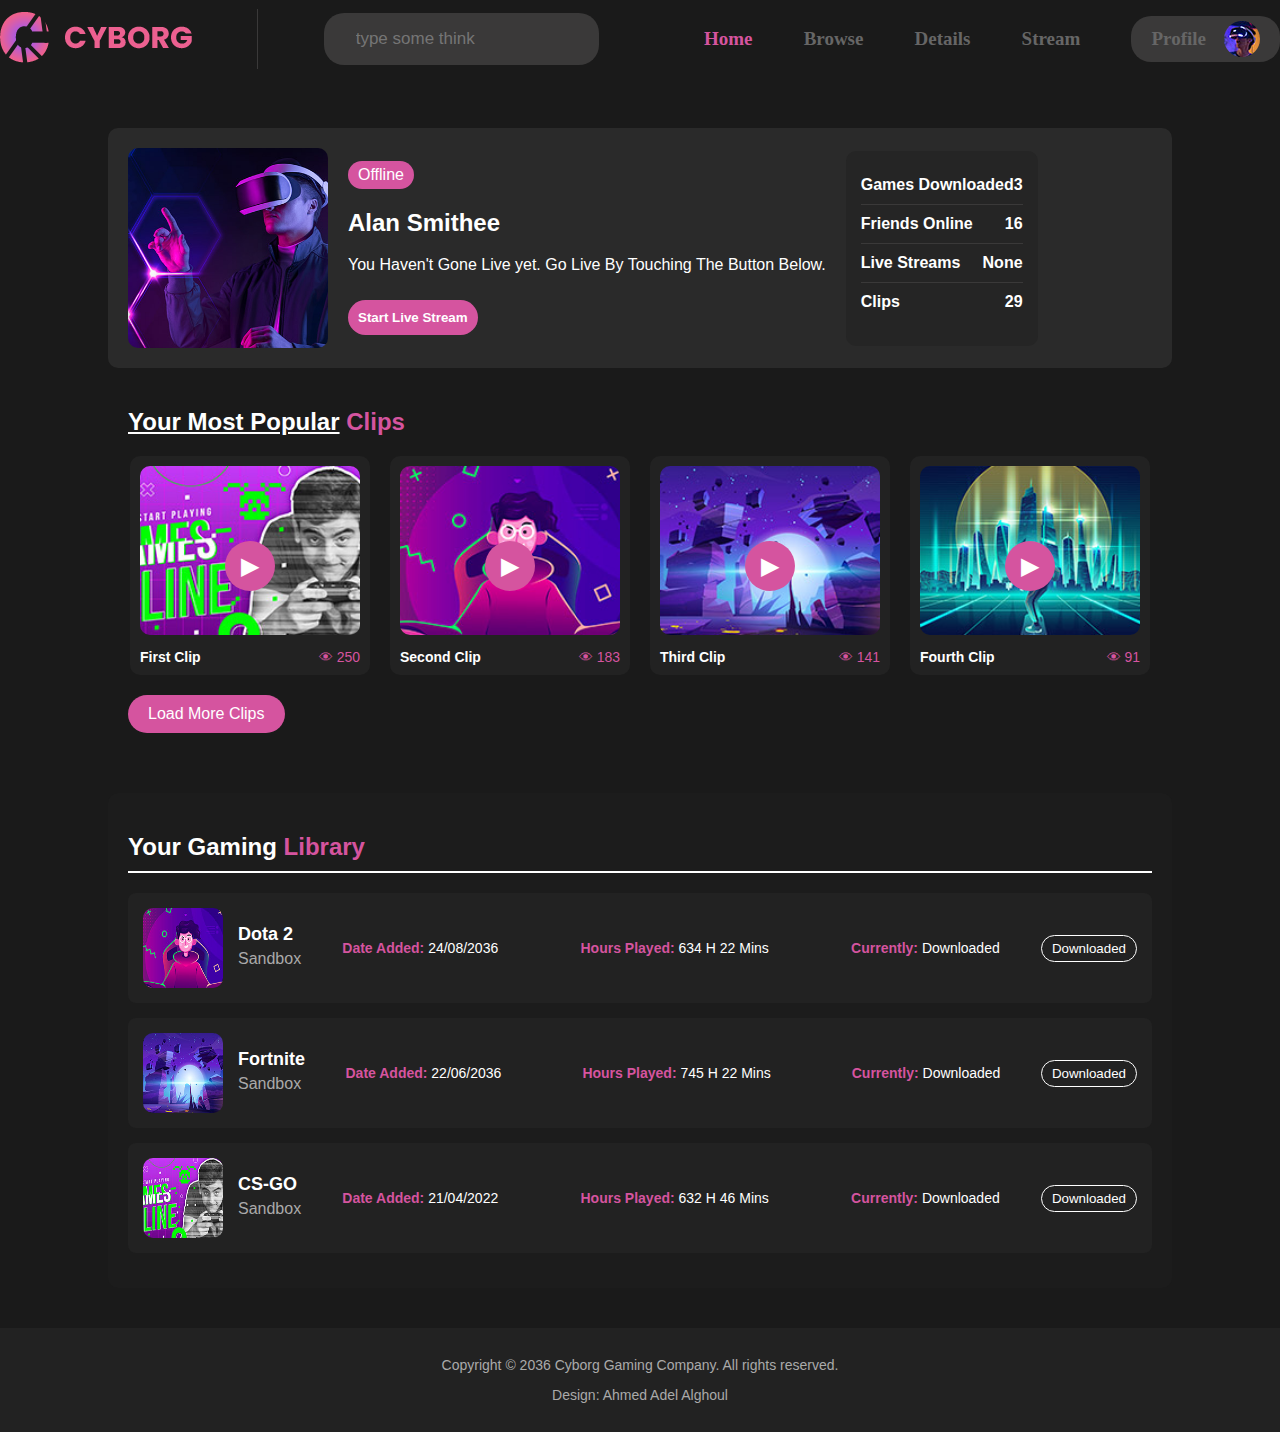
<file: assets/html/profile.html>
<!DOCTYPE html>
<html lang="ar">
<head>
    <meta charset="UTF-8">
    <meta name="viewport" content="width=device-width, initial-scale=1.0">
    <title>Cyborg Gaming</title>
    <link rel="stylesheet" href="/assets/css/profile.css">
</head>
<body>

    <div class="header">
        <div class="logo"><img src="/assets/images/logo.png" alt=""></div>
        <div class="hline"></div>
        <div class="search">
            <i class="fa-solid fa-magnifying-glass"></i>
            <input type="text"  placeholder="type some think">
        </div>

        <ul>
            <li class="active"><a href="/index.html">home</a></li>
            <li><a href="/assets/html/browse.html">browse</a></li>
            <li><a href="/assets/html/details.html">details</a></li>
            <li><a href="/assets/html/stream.html">stream</a></li>
            <li class="profile">
                <a href="/assets/html/profile.html">profile</a>
                <img src="/assets/images/profile-header.jpg" alt="">
            </li>
        </ul>
        
     </div>

    <!-- القسم الرئيسي -->
    <section class="main">
        <div class="profile-card">
            <img src="/assets/images/profile.jpg" alt="VR Player">
            <div class="info">
                <span class="status offline">Offline</span>
                <h2>Alan Smithee</h2>
                <p>You Haven't Gone Live yet. Go Live By Touching The Button Below.</p>
                <button class="live-btn">Start Live Stream</button>
            </div>
            <div class="stats">
                <p>Games Downloaded <span>3</span></p>
                <p>Friends Online <span>16</span></p>
                <p>Live Streams <span class="none">None</span></p>
                <p>Clips <span>29</span></p>
            </div>
        </div>
    </section>

    <div class="container">
        <h2 class="section-title">
            <span class="underline">Your Most Popular</span> <span class="highlight">Clips</span>
        </h2>

        <div class="clips-grid">
            <div class="clip">
                <img src="/assets/images/clip-01.jpg" alt="First Clip">
                <div class="overlay">
                    <div class="play-button">▶</div>
                </div>
                <div class="clip-info">
                    <span class="clip-title">First Clip</span>
                    <span class="views">👁 250</span>
                </div>
            </div>

            <div class="clip">
                <img src="/assets/images/clip-02.jpg" alt="Second Clip">
                <div class="overlay">
                    <div class="play-button">▶</div>
                </div>
                <div class="clip-info">
                    <span class="clip-title">Second Clip</span>
                    <span class="views">👁 183</span>
                </div>
            </div>

            <div class="clip">
                <img src="/assets/images/clip-03.jpg" alt="Third Clip">
                <div class="overlay">
                    <div class="play-button">▶</div>
                </div>
                <div class="clip-info">
                    <span class="clip-title">Third Clip</span>
                    <span class="views">👁 141</span>
                </div>
            </div>

            <div class="clip">
                <img src="/assets/images/clip-04.jpg" alt="Fourth Clip">
                <div class="overlay">
                    <div class="play-button">▶</div>
                </div>
                <div class="clip-info">
                    <span class="clip-title">Fourth Clip</span>
                    <span class="views">👁 91</span>
                </div>
            </div>
        </div>

        <button class="load-more">Load More Clips</button>
    </div>
    <div class="gaming-library">
        <h2>Your Gaming <span>Library</span></h2>
        <div class="games-list">
            <div class="game">
                <img src="/assets/images/clip-02.jpg" alt="Dota 2">
                <div class="game-info">
                    <h3>Dota 2</h3>
                    <p>Sandbox</p>
                </div>
                <div class="game-stats">
                    <p><span>Date Added:</span> 24/08/2036</p>
                    <p><span>Hours Played:</span> 634 H 22 Mins</p>
                    <p><span>Currently:</span> Downloaded</p>
                </div>
                <button class="downloaded">Downloaded</button>
            </div>

            <div class="game">
                <img src="/assets/images/clip-03.jpg" alt="Fortnite">
                <div class="game-info">
                    <h3>Fortnite</h3>
                    <p>Sandbox</p>
                </div>
                <div class="game-stats">
                    <p><span>Date Added:</span> 22/06/2036</p>
                    <p><span>Hours Played:</span> 745 H 22 Mins</p>
                    <p><span>Currently:</span> Downloaded</p>
                </div>
                <button class="downloaded">Downloaded</button>
            </div>

            <div class="game">
                <img src="/assets/images/clip-01.jpg" alt="CS-GO">
                <div class="game-info">
                    <h3>CS-GO</h3>
                    <p>Sandbox</p>
                </div>
                <div class="game-stats">
                    <p><span>Date Added:</span> 21/04/2022</p>
                    <p><span>Hours Played:</span> 632 H 46 Mins</p>
                    <p><span>Currently:</span> Downloaded</p>
                </div>
                <button class="downloaded">Downloaded</button>
            </div>
        </div>
    </div>

    <footer>
        <p>Copyright © 2036 Cyborg Gaming Company. All rights reserved.</p>
        <p>Design: Ahmed Adel Alghoul</p>
    </footer>


</body>
</html>
</file>
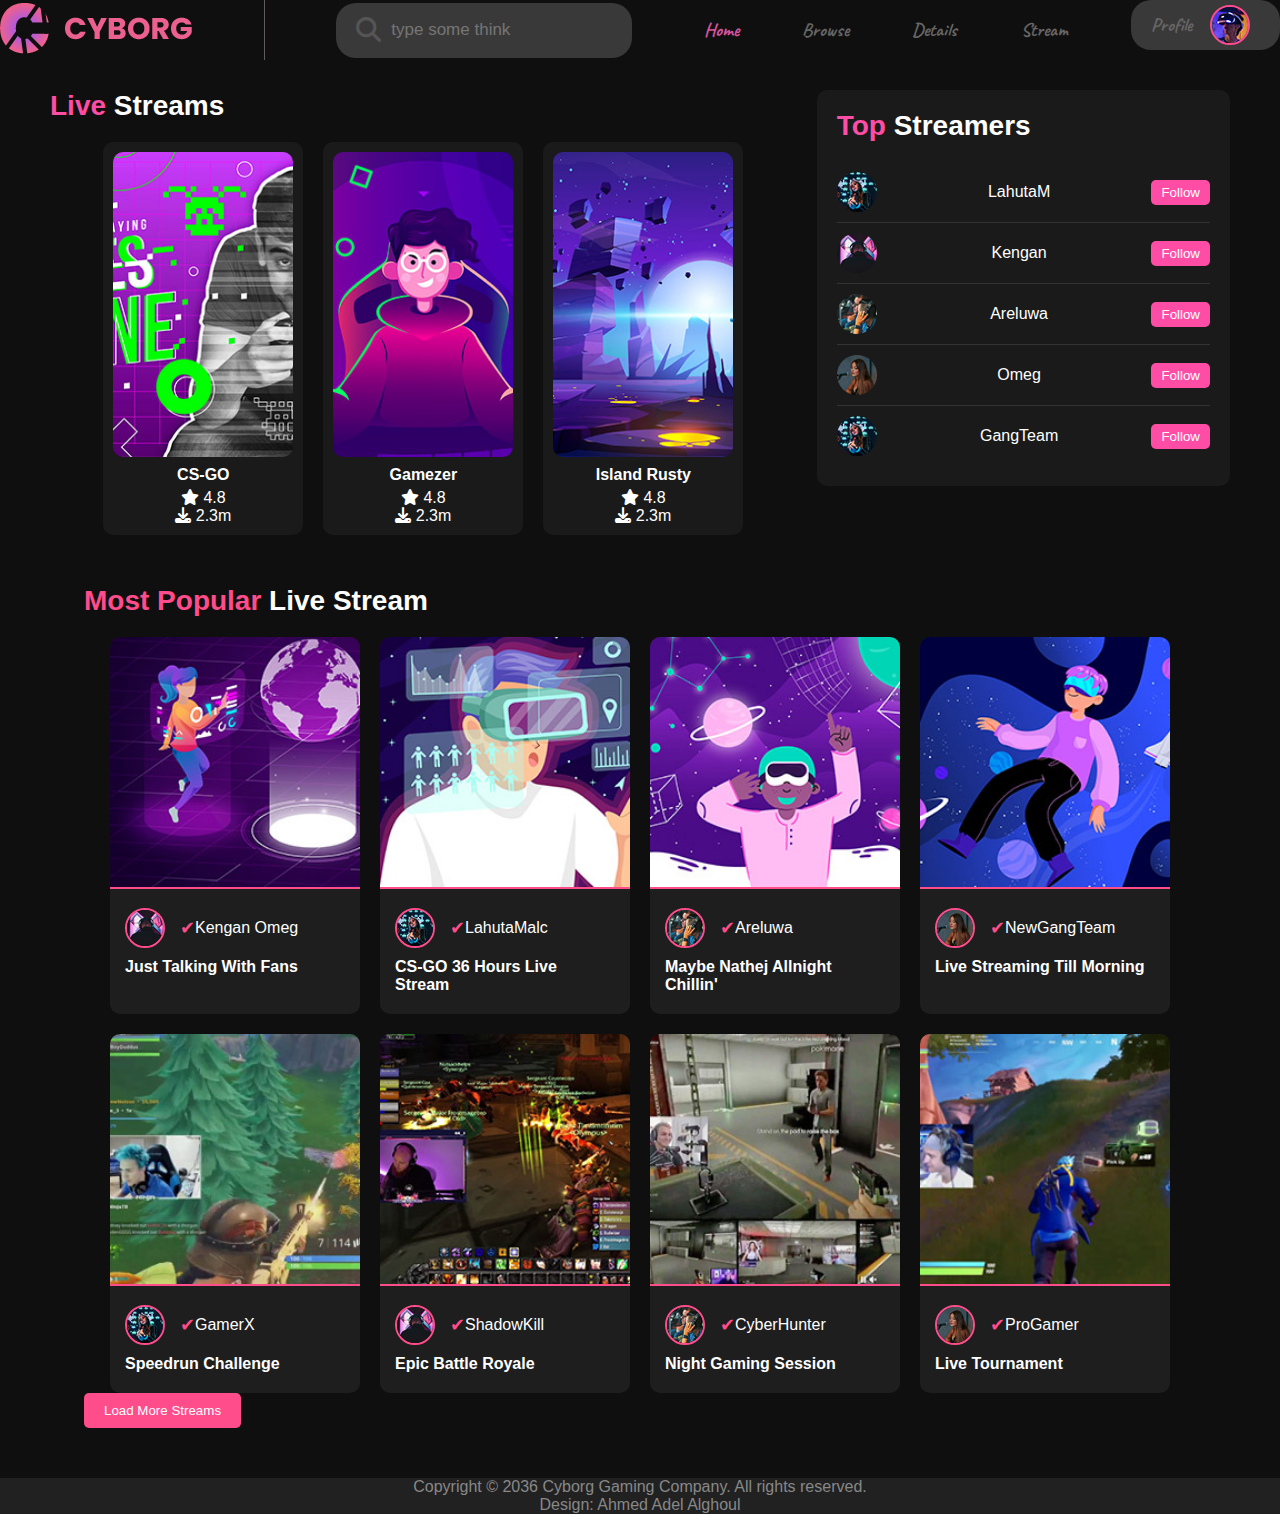
<file: assets/html/stream.html>
<!DOCTYPE html>
<html lang="ar">
<head>
    <meta charset="UTF-8">
    <meta name="viewport" content="width=device-width, initial-scale=1.0">
    <title>Cyborg Gaming</title>
    <link rel="preconnect" href="https://fonts.googleapis.com">
    <link rel="preconnect" href="https://fonts.gstatic.com" crossorigin>
    <link href="https://fonts.googleapis.com/css2?family=caveat:wght@400;700&family=Emblema+One&display=swap" rel="stylesheet">
    
     <!--font awesome link--> 
    <link rel="stylesheet" href="https://cdnjs.cloudflare.com/ajax/libs/font-awesome/6.7.2/css/all.min.css" integrity="sha512-Evv84Mr4kqVGRNSgIGL/F/aIDqQb7xQ2vcrdIwxfjThSH8CSR7PBEakCr51Ck+w+/U6swU2Im1vVX0SVk9ABhg==" crossorigin="anonymous" referrerpolicy="no-referrer" />
   

    <link rel="stylesheet" href="/assets/css/stream.css">
</head>
<body>
    <div class="header">
        <div class="logo"><img src="/assets/images/logo.png" alt=""></div>
        <div class="hline"></div>
        <div class="search">
            <i class="fa-solid fa-magnifying-glass"></i>
            <input type="text"  placeholder="type some think">
        </div>

        <ul>
            <li class="active"><a href="index.html">home</a></li>
            <li><a href="/assets/html/browse.html">browse</a></li>
            <li><a href="/assets/html/details.html">details</a></li>
            <li><a href="/assets/html/stream.html">stream</a></li>
            <li class="profile">
                <a href="/assets/html/profile.html">profile</a>
                <img src="/assets/images/profile-header.jpg" alt="">
            </li>
        </ul>
        
     </div>

    <div class="container">
        <!-- قسم البث المباشر -->
        <div class="live-streams">
            <h2><span class="highlight">Live</span> Streams</h2>
            <div class="streams">
                <div class="stream">
                    <img src="/assets/images/featured-01.jpg" alt="CS-GO">
                    <div class="stream-info">
                        <h3>CS-GO</h3>
                        <i class="fa-solid fa-star"></i>
                        4.8
                    </p>
                    <p>
                        <i class="fa-solid fa-download"></i>
                        2.3m
                    </p>
                    </div>
                </div>
                <div class="stream">
                    <img src="/assets/images/featured-02.jpg" alt="Gamezer">
                    <div class="stream-info">
                        <h3>Gamezer</h3>
                        <i class="fa-solid fa-star"></i>
                        4.8
                    </p>
                    <p>
                        <i class="fa-solid fa-download"></i>
                        2.3m
                    </p>
                    </div>
                </div>
                <div class="stream">
                    <img src="/assets/images/featured-03.jpg" alt="Island Rusty">
                    <div class="stream-info">
                        <h3>Island Rusty</h3>
                        <i class="fa-solid fa-star"></i>
                        4.8
                    </p>
                    <p>
                        <i class="fa-solid fa-download"></i>
                        2.3m
                    </p>
                    </div>
                </div>
            </div>
        </div>

        <!-- قسم أفضل الستريمرز -->
        <div class="top-streamers">
            <h2><span class="highlight">Top</span> Streamers</h2>
            <ul>
                <li>
                    <img src="/assets/images/avatar-01.jpg" class="avatar" alt="LahutaM">
                    <span>LahutaM</span>
                    <button class="follow-btn">Follow</button>
                </li>
                <li>
                    <img src="/assets/images/avatar-02.jpg" class="avatar" alt="Kengan">
                    <span>Kengan</span>
                    <button class="follow-btn">Follow</button>
                </li>
                <li>
                    <img src="/assets/images/avatar-03.jpg" class="avatar" alt="Areluwa">
                    <span>Areluwa</span>
                    <button class="follow-btn">Follow</button>
                </li>
                <li>
                    <img src="/assets/images/avatar-04.jpg" class="avatar" alt="Omeg">
                    <span>Omeg</span>
                    <button class="follow-btn">Follow</button>
                </li>
                <li>
                    <img src="/assets/images/avatar-01.jpg" class="avatar" alt="GangTeam">
                    <span>GangTeam</span>
                    <button class="follow-btn">Follow</button>
                </li>
            </ul>
        </div>
    </div>


    <div class="mo-stream">
        <h2><span>Most Popular</span> Live Stream</h2>

        <div class="streams">
            <!-- تكرار لعرض 8 بطاقات -->
            <div class="stream-card">
                <img src="/assets/images/stream-08.jpg" alt="Stream 1">
                <div class="info">
                    <div class="profile">
                        <img src="/assets/images/avatar-02.jpg" alt="User">
                        <span class="verified">✔</span>
                        <p>Kengan Omeg</p>
                    </div>
                    <h3>Just Talking With Fans</h3>
                </div>
            </div>

            <div class="stream-card">
                <img src="/assets/images/stream-07.jpg" alt="Stream 2">
                <div class="info">
                    <div class="profile">
                        <img src="/assets/images/avatar-01.jpg" alt="User">
                        <span class="verified">✔</span>
                        <p>LahutaMalc</p>
                    </div>
                    <h3>CS-GO 36 Hours Live Stream</h3>
                </div>
            </div>

            <div class="stream-card">
                <img src="/assets/images/stream-06.jpg" alt="Stream 3">
                <div class="info">
                    <div class="profile">
                        <img src="/assets/images/avatar-03.jpg" alt="User">
                        <span class="verified">✔</span>
                        <p>Areluwa</p>
                    </div>
                    <h3>Maybe Nathej Allnight Chillin'</h3>
                </div>
            </div>

            <div class="stream-card">
                <img src="/assets/images/stream-05.jpg" alt="Stream 4">
                <div class="info">
                    <div class="profile">
                        <img src="/assets/images/avatar-04.jpg" alt="User">
                        <span class="verified">✔</span>
                        <p>NewGangTeam</p>
                    </div>
                    <h3>Live Streaming Till Morning</h3>
                </div>
            </div>

            <div class="stream-card">
                <img src="/assets/images/stream-04.jpg" alt="Stream 5">
                <div class="info">
                    <div class="profile">
                        <img src="/assets/images/avatar-01.jpg" alt="User">
                        <span class="verified">✔</span>
                        <p>GamerX</p>
                    </div>
                    <h3>Speedrun Challenge</h3>
                </div>
            </div>

            <div class="stream-card">
                <img src="/assets/images/stream-03.jpg" alt="Stream 6">
                <div class="info">
                    <div class="profile">
                        <img src="/assets/images/avatar-02.jpg" alt="User">
                        <span class="verified">✔</span>
                        <p>ShadowKill</p>
                    </div>
                    <h3>Epic Battle Royale</h3>
                </div>
            </div>

            <div class="stream-card">
                <img src="/assets/images/stream-02.jpg" alt="Stream 7">
                <div class="info">
                    <div class="profile">
                        <img src="/assets/images/avatar-03.jpg" alt="User">
                        <span class="verified">✔</span>
                        <p>CyberHunter</p>
                    </div>
                    <h3>Night Gaming Session</h3>
                </div>
            </div>

            <div class="stream-card">
                <img src="/assets/images/stream-01.jpg" alt="Stream 8">
                <div class="info">
                    <div class="profile">
                        <img src="/assets/images/avatar-04.jpg" alt="User">
                        <span class="verified">✔</span>
                        <p>ProGamer</p>
                    </div>
                    <h3>Live Tournament</h3>
                </div>
            </div>
        </div>

        <button class="load-more">Load More Streams</button>
    </div>

    <footer>
        <p>Copyright © 2036 Cyborg Gaming Company. All rights reserved.</p>
        <p>Design: Ahmed Adel Alghoul</p>
    </footer>




</body>
</html>
</file>
<file: assets/css/style.css>
*{
    padding: 0;
    margin: 0;
    box-sizing: border-box;
}
:root{
    --darkgray:#212121 ;
    --lightgray: #3a3939;
    --pinkcolor: #D5549F;
    --mainfont:"Emblema One", system-ui; 
    --secondfont: "caveat", cursive;

}

.maincontainer{

    width: 100%;
    background-color:var(--darkgray) ;
    padding: 3vh 7% 2vh;
}


.maincontainer .header {
    width: 100%;
    display: flex;
    justify-content: space-between;
    align-items: center;
}
.maincontainer .header .logo{
    width: 15%;
    
}
.maincontainer .header .logo img {

    width: 100%;
    
}

.maincontainer .header .hline{
    width: 1px;
    height: 60px;
    background-color: rgb(99, 92, 92) ;
}
.maincontainer .header .search{
    display: flex;
    align-items: center;
    gap: 10px;
    background-color: var(--lightgray);
    border-radius: 20px;
    padding: 15px 20px;
    color: #555;
    font-size: 25px;
}
.maincontainer .header .search input{
    background-color: transparent;
    border: none;
    font-size: 17px;
    width: 80%;
    outline: none;
    color: aliceblue;
}


.maincontainer .header ul{
    width: 45%;
    display: flex;
    justify-content: space-between;
    list-style: none;
    align-items: center;
}

.maincontainer .header ul li a{
    color: #666;
    text-decoration: none;
    text-transform: capitalize;
    font-family: var(--secondfont);
    font-size: 19px;
    font-weight: bold ;
    transition: 1s ;

}

.maincontainer .header ul li a:hover,
.maincontainer .header ul .active a{
    color: var(--pinkcolor);
}


.maincontainer .header ul .profile{
    display: flex;
    align-items: center;
    gap: 18px;
    background-color: var(--lightgray );
    border-radius: 20px;
    padding:5px 20px;


}
.maincontainer .header ul .profile:hover{
    background-color: var(--pinkcolor);
}

.maincontainer .header ul .profile:hover a{
    color: aliceblue    ;
}

.maincontainer .header ul .profile img{
    border-radius: 50%;

}
 
.maincontainer .content {
    width: 100%;
    padding: 5vh 5%;
    background-color: var(--lightgray);
    border-radius: 30px;
    margin-top: 50px;


}
 
.maincontainer .content .banner{
    width: 100%;
    background-image: url(../images/banner-bg.jpg);
    background-size: 100% 100%;
    padding: 7vh 5%;
    border-radius: 30px;
    color: white;

}
.maincontainer .content .banner h1 span{
    color: var(--pinkcolor);
    
}
.maincontainer .content .banner h3 span{
    font-family: var(--secondfont);
    font-size: 29px;
    font-weight: bold;
}
.maincontainer .content .banner h1 {
    font-family: var(--mainfont);
    font-size: 45px;
    margin: 35px 0;

}

.maincontainer .content .banner button ,
.maincontainer .content .popular button,
.maincontainer .content .library  button{
    background-color: var(--pinkcolor);
    color: white;
    font-family: var(--secondfont);
    border-radius: 20px;
    border: none;
    font-size: 25px;
    padding: 10px 20px;
    transition: 1s;

}

.maincontainer .content .banner button:hover,
.maincontainer .content .popular button:hover,
.maincontainer .content .library  button:hover{
    color: var(--pinkcolor);
    background-color: aliceblue;

}

.maincontainer .content .popular{
    width: 100%;
    padding: 5vh 5%;
    background-color: var(--darkgray);
    margin-top: 50px;
    border-radius: 30px;
    text-align: center;
}

.maincontainer .content .popular h2,
.maincontainer .content .library h2{
    color: var(--pinkcolor);
    font-family: var(--mainfont);
    font-size: 35px;
    text-transform: capitalize;
    margin-bottom: 40px;
    text-align: left;

}

.maincontainer .content .popular h2 span,
.maincontainer .content .library h2 span{
    color: aliceblue;
    text-decoration: underline;
}

.maincontainer .content .popular .cards{
    display: flex;
    flex-wrap: wrap;
    justify-content: space-between;
    row-gap: 30px;
    margin-bottom: 50px;
}

.maincontainer .content .popular .cards .card{
    width: 22%;
    background-color: var(--lightgray);
    padding: 20px;
    border-radius: 30px;
    
}

.maincontainer .content .popular .cards .card img{
    width: 100%;
    border-radius: 20px;
    
}

.maincontainer .content .popular .cards .data{
    width: 100%;
    display: flex;
    justify-content: space-around;
    margin-top: 20px;
    color: #888888;
    font-family: var(--secondfont);
    font-size: 15px;
}
.maincontainer .content .popular .cards .data h3{
    color: aliceblue;
    font-family: var(--mainfont);

}

.maincontainer .content .popular .cards .data .fa-star{
    color: yellow;
}
.maincontainer .content .popular .cards .data .fa-download{
    color: var(--pinkcolor);
}

.maincontainer .content .popular .cards .card img:hover{
    transform: rotate(5deg) scale(1.1);
    transition: 1s;
}

.maincontainer .content .library{
    background-color: var(--darkgray);
    width: 100%;
    padding: 5vh 5%;
    border-radius: 30px;
    margin-top: 50px;
    text-align: center;
}

.maincontainer .content .library .gamaing{
    width: 100%;
    margin-top: 30px;


}

.maincontainer .content .library .gamaing .game{
    width: 100%;
    display: flex;
    justify-content: space-between;
    align-items: center;
    margin: 20px 0;
}
.maincontainer .content .library .gamaing .game img{
    border-radius: 20px;
}

.maincontainer .content .library .gamaing .game h3{
    color: aliceblue;
    font-family: var(--mainfont);
    text-transform: capitalize;
    
}
.maincontainer .content .library .gamaing .game p{
    color: #666;
    font-family: var(--secondfont);
    text-transform: capitalize;
    text-align: center;
    font-size: 17px;
    font-weight: bold;

}

.maincontainer .content .library .gamaing .game button{
    background-color: transparent;
    border: 1px solid #666;
    color: #666; 
    padding: 8px 20px;
    font-size: 22px;
    font-weight: bold;
    font-family: var(--secondfont);
    border-radius: 20px;
}
.maincontainer .content .library .gamaing .game .btn{
    background-color: transparent;
    border: 1px solid color(srgb red green blue);
    color: var(--pinkcolor); 
    padding: 8px 20px;
    font-size: 22px;
    font-weight: bold;
    font-family: var(--secondfont);
    border-radius: 20px;
}

.maincontainer .footer{
    width: 100%;
    text-align: center;
    color: aliceblue;
    font-family: var(--secondfont);
    font-size: 22px;
    margin: 5px 0 20px;

}
.maincontainer .footer span{
    color: var(--pinkcolor);
    font-family: var(--mainfont);

}


/* Media Query for mobile devices */
@media screen and (max-width: 768px) {
    /* تغيير شكل الشعار */
    .logo img {
        width: 120px; /* تعديل حجم الشعار ليكون أصغر على الهواتف */
    }

    /* تعديل شكل القائمة */
    .header ul {
        display: none; /* إخفاء القائمة في الهواتف الصغيرة */
    }

    .header .search {
        width: 100%;
        padding: 10px;
    }

    /* تعديل التصميم في البانر */
    .banner h1 {
        font-size: 24px;
    }

    .banner h3 {
        font-size: 18px;
    }

    /* تغيير عرض البطاقات في المحتوى */
    .cards {
        display: grid;
        grid-template-columns: 1fr 1fr; /* بطاقتين في السطر */
        gap: 20px;
    }

    /* تعديل تصميم footer */
    .footer p {
        text-align: center;
        font-size: 14px;
    }

    /* تعديل العناصر داخل مكتبة الألعاب */
    .gamaing .game {
        display: flex;
        flex-direction: column;
        align-items: center;
    }

    .gamaing .game img {
        max-width: 100%; /* ضبط عرض الصور ليكون مناسباً */
    }
}
</file>
<file: assets/css/details.css>
* {
  margin: 0;
  padding: 0;
  box-sizing: border-box;
}

/* الألوان الأساسية */
:root {
  --dark-bg: #1e1e1e;
  --light-bg: #2a2a2a;
  --pink-color: #ff4d6d;
  --text-color: #fff;
  --dim-color: #b3b3b3;
  --highlight-color: #ff4d6d; /* نفس الوردي */
  --font-family: "Emblema One", system-ui;
}

/* إعدادات عامة */
body {
  background-color: var(--dark-bg);
  color: var(--text-color);
  font-family: var(--font-family);
}

/* حاوية */
.container {
  width: 90%;
  max-width: 1200px;
  margin: auto;
}

/* ================== HEADER ================== */
.main-header {
  background-color: #242424;
  padding: 15px 0;
}

.header-inner {
  display: flex;
  align-items: center;
  justify-content: space-between;
}

.logo {
  color: var(--pink-color);
  font-size: 24px;
  font-weight: 600;
}

.search-bar {
    display: flex;
    align-items: center;
    gap: 10px;
    background-color: var(--light-bg);
    border-radius: 20px;
    padding: 15px 20px;
    color: #555;
    font-size: 25px;
}

.search-bar input {
    background-color: transparent;
    border: none;
    font-size: 17px;
    width: 80%;
    outline: none;
    color: aliceblue;
}

.main-nav ul {
  list-style: none;
  display: flex;
  align-items: center;
  gap: 20px;
}

.main-nav ul li a {
  color: var(--dim-color);
  text-decoration: none;
  transition: 0.3s;
}

.main-nav ul li a:hover,
.main-nav ul li a.active {
  color: var(--pink-color);
}

.main-header .main-nav ul .profile{
    display: flex;
    align-items: center;
    gap: 18px;
    background-color: var(--lightgray );
    border-radius: 20px;
    padding:5px 20px;


}

.profile img {
    display: flex;
    align-items: center;
    gap: 18px;
    background-color: var(--light-bg);
    border-radius: 20px;
    padding:5px 20px;
}
.main-header .main-nav ul .profile:hover{
    background-color: var(--pink-color);
}

.main-header .main-nav ul .profile:hover a{
    color: aliceblue    ;
}

.main-header .main-nav ul .profile img{
    border-radius: 50%;

}

/* =============== Fortnite Top Section =============== */
.fortnite-top {
  text-align: center;
  padding: 40px 0;
}

.fortnite-top h1 {
  font-size: 32px;
  margin-bottom: 30px;
}

.fortnite-images {
  display: flex;
  flex-wrap: wrap;
  gap: 20px;
  justify-content: center;
}

.cover-image img,
.gameplay-image img {
  width: 350px;
  border-radius: 10px;
}

.gameplay-image {
  position: relative;
   
}

.gameplay-image img{
    width: 400px;
    height: 365px;
}


.play-button {
  position: absolute;
  top: 50%;
  left: 50%;
  transform: translate(-50%, -50%);
  background-color: rgba(0,0,0,0.6);
  width: 60px;
  height: 60px;
  border-radius: 50%;
  display: flex;
  align-items: center;
  justify-content: center;
  cursor: pointer;
}

.play-button i {
  color: var(--text-color);
  font-size: 20px;
}

h1{
    text-align: center;
}


.clips-section {
  max-width: 1100px;
  margin: 50px auto;
  padding: 30px;
  background-color: #2a2a2a;
  border-radius: 20px;
}

.clips-title {
  font-size: 28px;
  margin-bottom: 30px;
  border-bottom: 2px solid white;
  display: inline-block;
  padding-bottom: 5px;
}

.clips-title span {
  color: #ec6090;
}

.clips-grid {
  display: flex;
  justify-content: space-between;
  flex-wrap: wrap;
  gap: 20px;
}

.clip-card {
  background-color: #1f1f1f;
  border-radius: 20px;
  width: 23%;
  padding: 15px;
  box-sizing: border-box;
}

.clip-image {
  position: relative;
  border-radius: 15px;
  overflow: hidden;
}

.clip-image img {
  width: 100%;
  height: auto;
  display: block;
  border-radius: 15px;
}

.play-button {
  position: absolute;
  top: 50%;
  left: 50%;
  transform: translate(-50%, -50%);
  background-color: #fff;
  width: 45px;
  height: 45px;
  border-radius: 50%;
  display: flex;
  align-items: center;
  justify-content: center;
}

.play-button::before {
  content: '';
  width: 0;
  height: 0;
  border-left: 12px solid #ec6090;
  border-top: 8px solid transparent;
  border-bottom: 8px solid transparent;
}

.clip-info {
  display: flex;
  justify-content: space-between;
  margin-top: 10px;
  font-size: 14px;
}

.clip-info strong {
  color: white;
}

.clip-info span {
  color: #ec6090;
  display: flex;
  align-items: center;
}

.clip-info span::before {
  content: '👁';
  margin-right: 5px;
}

.load-more {
  text-align: center;
  margin-top: 30px;
}

.load-more button {
  padding: 10px 30px;
  background-color: #ec6090;
  color: white;
  border: none;
  border-radius: 25px;
  font-size: 14px;
  cursor: pointer;
  transition: background-color 0.3s;
}

.load-more button:hover {
  background-color: #e05080;
}

/* =============== Fortnite Details Section =============== */
.fortnite-details {
  padding: 30px 0;
}

/* الشريط العلوي: Fortnite / Sandbox / التقييم / التحميلات / ... */
.fortnite-info-bar {
  display: flex;
  flex-wrap: wrap;
  gap: 20px;
  justify-content: center;
  background-color: #2a2a2a;
  padding: 15px;
  border-radius: 10px;
  margin-bottom: 20px;
}

.info-item {
  display: flex;
  align-items: center;
  gap: 5px;
  color: var(--dim-color);
}

.info-item h3 {
  margin: 0;
  color: var(--text-color);
  font-size: 18px;
}

.info-item p {
  margin: 0;
  font-size: 14px;
}



/* صور اللعبة (Screenshots) */
.fortnite-screenshots {
  display: flex;
  flex-wrap: wrap;
  gap: 20px;
  justify-content: center;
  margin-bottom: 20px;
}

.fortnite-screenshots img {
  width: 300px;
  border-radius: 10px;
}

/* وصف اللعبة + زر التحميل */
.fortnite-description {
  text-align: center;
  max-width: 800px;
  margin: auto;
  color: var(--dim-color);
  line-height: 1.6;
}

.fortnite-description .highlight {
  color: var(--highlight-color);
  font-weight: 600;
}

.download-btn {
  display: inline-block;
  margin-top: 20px;
  background-color: var(--pink-color);
  color: var(--text-color);
  padding: 12px 24px;
  border: none;
  border-radius: 25px;
  cursor: pointer;
  transition: background-color 0.3s;
}

.download-btn:hover {
  background-color: #fff;
  color: var(--pink-color);
}

/* =============== Related Games Section =============== */

  
*/
.container {
  width: 90%;
  max-width: 1200px;
  margin: auto;
}

/* عنوان القسم */
.section-title {
  font-size: 24px;
  margin-bottom: 30px;
  text-align: left; /* يمكنك تغييرها إلى center حسب تصميمك */
}
.section-title span {
  color: var(--pink-color);
  font-weight: bold;
}

/* قسم الألعاب ذات الصلة */
.related-games {
  margin: 40px 0;
}

/* قائمة الألعاب */
.related-list {
  display: flex;
  flex-direction: column;
  gap: 20px;
}

/* بطاقة اللعبة الواحدة */
.related-item {
  display: flex;
  justify-content: space-between;
  align-items: center;
  background-color: var(--card-bg);
  padding: 15px;
  border-radius: 10px;
}

/* الجزء الأيسر: الصورة + معلومات اللعبة */
.game-left {
  display: flex;
  align-items: center;
  gap: 15px;
}

.game-left img {
  width: 50px;
  height: 50px;
  border-radius: 8px;
  object-fit: cover;
}

.game-info h3 {
  margin: 0;
  font-size: 16px;
  color: var(--text-color);
}
.game-info p {
  margin: 5px 0 0;
  color: var(--dim-color);
  font-size: 14px;
}

/* الجزء الأيمن: التقييم والتحميلات */
.game-right {
  display: flex;
  gap: 20px;
  align-items: center;
}

.star {
  color: #ffc107; /* لون النجمة */
  font-weight: bold;
}

.downloads {
  color: var(--dim-color);
}
  
  /* =============== Footer (اختياري) =============== */
  .main-footer {
    background-color: #242424;
    text-align: center;
    padding: 20px;
    color: var(--dim-color);
    font-size: 14px;
  }
  
  .main-footer p {
    margin: 5px 0;
  }



  @media (max-width: 768px) {
    .header-inner, 
    .main-nav ul, 
    .fortnite-info-bar, 
    .related-item {
      flex-direction: column;
      align-items: center;
      text-align: center;
    }
  
    .main-nav ul {
      gap: 10px;
      padding: 10px 0;
    }
  
    .main-nav ul li {
      width: 100%;
    }
  
    .profile img {
      display: none; /* إخفاء صورة البروفايل إذا لزم */
    }
  
    .search-bar input {
      width: 90%;
      padding: 8px;
      font-size: 14px;
    }
  
    .fortnite-top .fortnite-images {
      display: flex;
      flex-direction: column;
      align-items: center;
    }
  
    .fortnite-images img {
      width: 100%;
      height: auto;
    }
  
    .play-button {
      top: 45%;
      left: 45%;
      font-size: 24px;
    }
  
    .fortnite-info-bar {
      flex-wrap: wrap;
      gap: 15px;
      margin-top: 20px;
    }
  
    .related-list {
      display: flex;
      flex-direction: column;
      gap: 20px;
    }
  
    .related-item {
      width: 100%;
      padding: 10px;
    }
  
    .game-left,
    .game-right {
      flex-direction: column;
      align-items: center;
      text-align: center;
    }
  
    .game-left img {
      width: 100%;
      height: auto;
    }
  
    .section-title {
      font-size: 24px;
    }
  
    h1 {
      font-size: 26px;
      text-align: center;
      margin: 20px 0;
    }
  
    .main-footer {
      font-size: 14px;
      padding: 15px;
      text-align: center;
    }
  }
</file>
<file: assets/css/profile.css>
body {
    font-family: Arial, sans-serif;
    background: #1a1a1a;
    color: white;
    margin: 0;
    padding: 0;
}

:root{
    --darkgray:#212121 ;
    --lightgray: #3a3939;
    --pinkcolor: #D5549F;
    --mainfont:"Emblema One", system-ui; 
    --secondfont: "caveat", cursive;

}


.header {
    width: 100%;
    display: flex;
    justify-content: space-between;
    align-items: center;
}
 .header .logo{
    width: 15%;
    
}
 .header .logo img {

    width: 100%;
    
}

.header .hline{
    width: 1px;
    height: 60px;
    background-color: var(--lightgray);
}
 .header .search{
    display: flex;
    align-items: center;
    gap: 10px;
    background-color: var(--lightgray);
    border-radius: 20px;
    padding: 15px 20px;
    color: #555;
    font-size: 25px;
}
 .header .search input{
    background-color: transparent;
    border: none;
    font-size: 17px;
    width: 80%;
    outline: none;
    color: aliceblue;
}


.header ul{
    width: 45%;
    display: flex;
    justify-content: space-between;
    list-style: none;
    align-items: center;
}

 .header ul li a{
    color: #666;
    text-decoration: none;
    text-transform: capitalize;
    font-family: var(--secondfont);
    font-size: 19px;
    font-weight: bold ;
    transition: 1s ;

}

 .header ul li a:hover,
 .header ul .active a{
    color: var(--pinkcolor);
}


 .header ul .profile{
    display: flex;
    align-items: center;
    gap: 18px;
    background-color: var(--lightgray );
    border-radius: 20px;
    padding:5px 20px;


}
 .header ul .profile:hover{
    background-color: var(--pinkcolor);
}

 .header ul .profile:hover a{
    color: aliceblue    ;
}

.header ul .profile img{
    border-radius: 50%;

}

.profile-card img {
    width: 200px;
    border-radius: 10px;
}
.main {
    display: flex;
    justify-content: center;
    margin-top: 50px;
}

.profile-card {
    background: #2a2a2a;
    padding: 20px;
    border-radius: 10px;
    display: flex;
    align-items: center;
    gap: 20px;
    width: 80%;
}

.profile-card img {
    width: 200px;
    border-radius: 10px;
}

.status {
    display: inline-block;
    background:var(--pinkcolor);
    padding: 5px 10px;
    border-radius: 20px;
    color: white;
}

.live-btn {
    background:var(--pinkcolor);
    border: none;
    padding: 10px;
    border-radius: 20px;
    color: white;
    font-weight: bold;
    margin-top: 10px;
}

.stats {
    background: #252525;
    padding: 15px;
    border-radius: 10px;
}

.stats p {
    display: flex;
    justify-content: space-between;
    margin: 10px 0;
    font-weight: bold;
    padding-bottom: 10px;
    border-bottom: 1px solid var(--lightgray);
}

.stats p:last-child {
    border-bottom: none;
}


/* الحاوية الأساسية */
.container {
    width: 80%;
    margin: auto;
    padding: 20px 0;
}

/* عنوان القسم */
.section-title {
    font-size: 24px;
    font-weight: bold;
}

.underline {
    text-decoration: underline;
}

.highlight {
    color:var(--pinkcolor);
}

/* شبكة المقاطع */
.clips-grid {
    display: flex;
    justify-content: center;
    gap: 20px;
    margin-top: 20px;
}

/* تصميم البطاقات */
.clip {
    background: #222;
    padding: 10px;
    border-radius: 10px;
    position: relative;
    width: 220px;
    transition: transform 0.3s ease;
}

.clip:hover {
    transform: scale(1.05);
}

.clip img {
    width: 100%;
    border-radius: 10px;
}

/* زر التشغيل */
.overlay {
    position: absolute;
    top: 50%;
    left: 50%;
    transform: translate(-50%, -50%);
    background:var(--pinkcolor);
    border-radius: 50%;
    width: 50px;
    height: 50px;
    display: flex;
    justify-content: center;
    align-items: center;
}

.play-button {
    font-size: 24px;
    color: white;
}

/* معلومات المقطع */
.clip-info {
    display: flex;
    justify-content: space-between;
    align-items: center;
    margin-top: 10px;
    font-size: 14px;
}

.clip-title {
    font-weight: bold;
}

.views {
    color:var(--pinkcolor);
}

/* زر تحميل المزيد */
.load-more {
    background:var(--pinkcolor);
    border: none;
    padding: 10px 20px;
    border-radius: 20px;
    color: white;
    font-size: 16px;
    margin-top: 20px;
    cursor: pointer;
}

.load-more:hover {
    background:var(--pinkcolor);
}
.gaming-library {
    width: 80%;
    margin: 40px auto;
    background: #1c1c1c;
    padding: 20px;
    border-radius: 10px;
}

.gaming-library h2 {
    font-size: 24px;
    text-align: left;
    border-bottom: 2px solid #fff;
    padding-bottom: 10px;
}

.gaming-library h2 span {
    color:var(--pinkcolor);
}

/* تصميم قائمة الألعاب */
.games-list {
    margin-top: 20px;
}

.game {
    display: flex;
    align-items: center;
    background: #222;
    padding: 15px;
    border-radius: 8px;
    margin-bottom: 15px;
}

.game img {
    width: 80px;
    height: 80px;
    border-radius: 10px;
    margin-right: 15px;
}

.game-info h3 {
    margin: 0;
    font-size: 18px;
}

.game-info p {
    margin: 5px 0;
    color: #aaa;
}

/* تنسيق الإحصائيات */
.game-stats {
    flex-grow: 1;
    display: flex;
    justify-content: space-around;
}

.game-stats p {
    margin: 0;
    font-size: 14px;
}

.game-stats p span {
    font-weight: bold;
    color:var(--pinkcolor);
}

/* زر التحميل */
.downloaded {
    background: none;
    border: 1px solid #fff;
    color: white;
    padding: 5px 10px;
    border-radius: 20px;
    cursor: pointer;
    transition: all 0.3s;
}

.downloaded:hover {
    background:var(--pinkcolor);
    border-color:var(--pinkcolor);
}

/* الفوتر */
footer {
    text-align: center;
    margin-top: 30px;
    padding: 15px;
    background: #222;
    font-size: 14px;
    color: #aaa;
}

@media (max-width: 768px) {
  .header {
    flex-direction: column;
    align-items: flex-start;
    gap: 15px;
    padding: 10px;
  }

  .header .logo {
    width: 50%;
  }

  .header .hline {
    display: none;
  }

  .header .search {
    width: 100%;
    font-size: 18px;
  }

  .header .search input {
    width: 100%;
  }

  .header ul {
    flex-direction: column;
    width: 100%;
    gap: 10px;
  }

  .header ul li {
    width: 100%;
    text-align: left;
  }

  .main {
    flex-direction: column;
    align-items: center;
  }

  .profile-card {
    flex-direction: column;
    width: 95%;
    text-align: center;
  }

  .profile-card img {
    width: 150px;
  }

  .stats {
    width: 100%;
    margin-top: 20px;
  }

  .container {
    width: 95%;
  }

  .clips-grid {
    flex-wrap: wrap;
    justify-content: center;
  }

  .clip {
    width: 100%;
    max-width: 300px;
  }

  .gaming-library {
    width: 95%;
    padding: 15px;
  }

  .game {
    flex-direction: column;
    align-items: flex-start;
  }

  .game img {
    margin-bottom: 10px;
    margin-right: 0;
  }

  .game-stats {
    flex-direction: column;
    align-items: flex-start;
    gap: 8px;
    width: 100%;
    margin-top: 10px;
  }

  .downloaded {
    align-self: flex-end;
    margin-top: 10px;
  }
}
</file>
<file: assets/css/stream.css>
*{
    padding: 0;
    margin: 0;
    box-sizing: border-box;
}
body {
    background-color: #0f0f0f;
    color: white;
    font-family: Arial, sans-serif;
    margin: 0;
    padding: 0;
}


:root{
    --darkgray:#212121 ;
    --lightgray: #3a3939;
    --pinkcolor: #D5549F;
    --mainfont:"Emblema One", system-ui; 
    --secondfont: "caveat", cursive;

}

/* الهيدر */


.header {
    width: 100%;
    display: flex;
    justify-content: space-between;
    align-items: center;
}
.header .logo{
    width: 15%;
    
}
.header .logo img {

    width: 100%;
    
}

.header .hline{
    width: 1px;
    height: 60px;
    background-color: rgb(99, 92, 92) ;
}
.header .search{
    display: flex;
    align-items: center;
    gap: 10px;
    background-color: var(--lightgray);
    border-radius: 20px;
    padding: 15px 20px;
    color: #555;
    font-size: 25px;
}
.header .search input{
    background-color: transparent;
    border: none;
    font-size: 17px;
    width: 80%;
    outline: none;
    color: aliceblue;
}


.header ul{
    width: 45%;
    display: flex;
    justify-content: space-between;
    list-style: none;
    align-items: center;
}

.header ul li a{
    color: #666;
    text-decoration: none;
    text-transform: capitalize;
    font-family: var(--secondfont);
    font-size: 19px;
    font-weight: bold ;
    transition: 1s ;

}

.header ul li a:hover,
.header ul .active a{
    color: var(--pinkcolor);
}


.header ul .profile{
    display: flex;
    align-items: center;
    gap: 18px;
    background-color: var(--lightgray );
    border-radius: 20px;
    padding:5px 20px;


}
.header ul .profile:hover{
    background-color: var(--pinkcolor);
}

.header ul .profile:hover a{
    color: aliceblue    ;
}
.header ul .profile img{
    border-radius: 50%;

}
/* الحاوية الرئيسية */
.container {
    display: flex;
    justify-content: space-between;
    padding: 30px 50px;
    align-items: flex-start;
}

/* قسم البث المباشر */
.live-streams {
    flex: 2;
    margin-right: 20px;
}

h2 {
    font-size: 24px;
}

.highlight {
    color: #ff4da6;
}

.streams {
    display: flex;
    gap: 20px;
}

.stream {
    background: #1a1a1a;
    padding: 10px;
    border-radius: 10px;
    text-align: center;
    width: 200px;
}

.stream img {
    width: 100%;
    border-radius: 10px;
}

/* قسم أفضل الستريمرز */
.top-streamers {
    flex: 1;
    background: #1a1a1a;
    padding: 20px;
    border-radius: 10px;
}

.top-streamers ul {
    list-style: none;
    padding: 0;
}

.top-streamers ul li {
    display: flex;
    align-items: center;
    justify-content: space-between;
    padding: 10px 0;
    border-bottom: 1px solid #333;
}

.top-streamers ul li:last-child {
    border-bottom: none;
}

.avatar {
    width: 40px;
    height: 40px;
    border-radius: 50%;
    margin-right: 10px;
}

.follow-btn {
    background: #ff4da6;
    color: white;
    border: none;
    padding: 5px 10px;
    border-radius: 5px;
    cursor: pointer;
}

.mo-stream {
    width: 90%;
    margin: auto;
    padding: 20px;
}

h2 {
    font-size: 28px;
    color: white;
    margin-bottom: 20px;
}

h2 span {
    color: #ff4c8b;
}

.streams {
    display: flex;
    flex-wrap: wrap;
    justify-content: center;
    gap: 20px;
}

.stream-card {
    background-color: #1e1e1e;
    width: 250px;
    border-radius: 10px;
    overflow: hidden;
    position: relative;
    transition: transform 0.3s ease;
}

.stream-card:hover {
    transform: scale(1.05);
}

.stream-card img {
    width: 100%;
    border-bottom: 2px solid #ff4c8b;
}

.info {
    padding: 15px;
    text-align: left;
}

.profile {
    display: flex;
    align-items: center;
    margin-bottom: 10px;
}

.profile img {
    width: 40px;
    height: 40px;
    border-radius: 50%;
    margin-right: 10px;
    border: 2px solid #ff4c8b;
}

.verified {
    color: #ff4c8b;
    font-size: 18px;
    margin-left: 5px;
}

h3 {
    font-size: 16px;
    margin: 5px 0;
}

.load-more {
    background: #ff4c8b;
    color: white;
    border: none;
    padding: 10px 20px;
    margin-top: 20px;
    margin: auto;
    border-radius: 5px;
    cursor: pointer;
    transition: 0.3s;
}

.load-more:hover {
    background: #ff3366;
}

footer {
    margin-top: 30px;
    color: #888;
    text-align: center;
    background-color: var(--darkgray);
}






/* شاشات أقل من 768px - موبايل */
@media (max-width: 767px) {
    .header {
      flex-direction: column;
      align-items: flex-start;
      gap: 15px;
      padding: 10px;
    }
  
    .header .logo {
      width: 40%;
    }
  
    .header .search {
      width: 100%;
      font-size: 18px;
    }
  
    .header ul {
      flex-direction: column;
      align-items: flex-start;
      width: 100%;
      gap: 10px;
    }
  
    .container {
      flex-direction: column;
      padding: 20px;
    }
  
    .live-streams,
    .top-streamers {
      width: 100%;
      margin: 0 0 20px 0;
    }
  
    .streams {
      flex-direction: column;
      align-items: center;
    }
  
    .stream,
    .stream-card {
      width: 90%;
    }
  
    .mo-stream {
      width: 100%;
      padding: 10px;
    }
  }
  
  
  @media (min-width: 768px) and (max-width: 1024px) {
    .header {
      flex-wrap: wrap;
      padding: 15px;
    }
  
    .header .logo {
      width: 30%;
    }
  
    .header ul {
      width: 100%;
      justify-content: space-around;
      margin-top: 10px;
    }
  
    .container {
      flex-direction: column;
      padding: 30px;
    }
  
    .live-streams,
    .top-streamers {
      width: 100%;
      margin: 0 0 20px 0;
    }
  
    .stream,
    .stream-card {
      width: 45%;
    }
  
    .streams {
      justify-content: space-around;
    }
  
    .mo-stream {
      width: 100%;
    }
  }
</file>
<file: assets/css/browse.css>
/* RESET بسيط */
* {
    margin: 0;
    padding: 0;
    box-sizing: border-box;
  }
  :root{
    --darkgray:#212121 ;
    --lightgray: #3a3939;
    --pinkcolor: #D5549F;
    --mainfont:"Emblema One", system-ui; 
    --secondfont: "caveat", cursive;

}
  
  /* إعداد خلفية الصفحة وخطوط أساسية */
  body {
    background-color: var(--dark-color);
    font-family: var(--mainfont);
    color: #fff;
    line-height: 1.6;
  }
  
  /* ألوان متغيرة لاستخدامها في التنسيق */
  :root {
    --pink-color: #ff4d6d;
    --dark-color: #1e1e1e;
    --card-color: #2a2a2a;
    --text-light: #ffffff;
    --text-dim: #b3b3b3;
  }
  
  /* حاوية رئيسية لتحديد عرض الصفحة */
  .container {
    width: 90%;
    max-width: 1200px;
    margin: auto;
  }
  
  /* ================= HEADER ================= */
  .main-header {
    background-color: #202020;
    padding: 15px 0;
  }
  
  .main-header .container {
    display: flex;
    align-items: center;
    justify-content: space-between;
  }
  
  /* الشعار */
  .header .container .logo{
    width: 15%;
    
}
.header .container .logo img {

    width: 100%;
    
}
  
  /* شريط البحث */
  .search-bar {
    display: flex;
    align-items: center;
    gap: 10px;
    background-color: var(--lightgray);
    border-radius: 20px;
    padding: 15px 20px;
    color: #555;
    font-size: 25px;
  }
  
  .search-bar input {

    width: 100%;
    padding: 8px 15px;
    border-radius: 20px;
    border: none;
    outline: none;
    background-color: #2a2a2a;
    color: #fff;
    font-size: 14px;
  }
  
  /* القائمة العلوية */
  .main-nav ul {
    list-style: none;
    display: flex;
    gap: 20px;
  }
  
  .main-nav ul li a {
    color: #b3b3b3;
    text-decoration: none;
    font-weight: 500;
    transition: color 0.3s;
  }
  
  .main-nav ul li a:hover,
  .main-nav ul li a.active {
    color: var(--pink-color);
  }

.main-header .container .main-nav ul .profile{
    display: flex;
    align-items: center;
    gap: 18px;
    background-color: var(--lightgray );
    border-radius: 20px;
    padding:5px 20px;
    

}
.main-header .container .main-nav ul .profile:hover{
    background-color: var(--pinkcolor);
}

.main-header .container .main-nav ul.profile:hover a{
    color: aliceblue    ;
}

.main-header .container .main-nav ul .profile img{
    border-radius: 50%;

}
  
  /* ================= MAIN CONTENT ================= */
  .main-content {
    display: flex;
    gap: 40px;
    margin: 40px 0;
  }
  
  /* قسم الألعاب المميزة (يسار) */
  .featured-section {
    flex: 2;
  }
  
  

  .top-downloaded h2 ,
  .featured-section h2 {
    color: var(--pink-color);
    font-family: var(--secondfont);
  }
  
  .top-downloaded h2 span ,
  .featured-section h2 span{
    color: aliceblue;
    text-decoration: underline;
    font-size: 24px;
    margin-bottom: 20px;
   
  }
  
  
  /* بطاقات الألعاب المميزة */
  .featured-cards {
    display: flex;
    gap: 20px;
  }
  
  .featured-card {
    background-color: var(--card-color);
    border-radius: 12px;
    padding: 15px;
    flex: 1;
    text-align: center;
    transition: transform 0.3s;
  }
  
  .featured-card:hover {
    transform: scale(1.03);
  }
  
  .featured-card img {
    width: 100%;
    border-radius: 8px;
    margin-bottom: 10px;
  }
  
  .featured-card h3 {
    margin: 10px 0;
    font-size: 18px;
  }
  
  .sub-info {
    color: var(--text-dim);
    margin-bottom: 10px;
  }
  

 
  
  .stat .value {
    color: #fff;
  }
  
  /* قسم الألعاب الأكثر تحميلًا (يمين) */
  .top-downloaded {
    flex: 1;
  }
  
  .download-list {
    background-color: var(--card-color);
    border-radius: 12px;
    padding: 15px;
    margin-bottom: 20px;
  }
  
  .download-item {
    display: flex;
    align-items: center;
    margin-bottom: 15px;
  }
  
  .download-item:last-child {
    margin-bottom: 0;
  }
  
  .download-item img {
    width: 50px;
    height: 50px;
    object-fit: cover;
    border-radius: 8px;
    margin-right: 15px;
  }

  .download-item .info h4 {
    margin: 0;
    font-size: 16px;
    color: #fff;
  }
  
  .item-stats {
    font-size: 14px;
    color: var(--text-dim);
    margin-top: 5px;
    display: flex;
    gap: 10px;
  }
  
  .view-all {
    display: inline-block;
    text-decoration: none;
    color: var(--pink-color);
    font-weight: bold;
    margin-left: 5px;
    transition: color 0.3s;
  }
  
  .view-all:hover {
    color: #fff;
  }

  
.live-stream {
  margin: 40px 0;
  text-align: center;
  
}

/* تنسيق العنوان */
.live-stream h2 span {
    text-decoration: underline;
    color: aliceblue; /* لون مميز */
}
.live-stream  h2 {
   color: var(--pink-color); 
  font-size: 24px;
  margin-bottom: 30px;
}


/* الحاوية التي تضم البطاقات الثلاث */
.stream-steps {
  display: flex;
  flex-wrap: wrap; /* يسمح بتلف البطاقات إذا ضاق العرض */
  gap: 20px;
 
  justify-content: center; /* توسيط البطاقات أفقياً */
}

/* تنسيق كل بطاقة */
.step-card {
  flex: 1;               /* يسمح للبطاقة بالتمدد */
  min-width: 250px;      /* أقل عرض للبطاقة */
  background-color: #2a2a2a;
  padding: 20px;
  border-radius: 10px;
  text-align: center;
}

/* الأيقونة أو الصورة في أعلى البطاقة */
.step-icon img {
  width: 50px;
  height: 50px;
  border-radius: 50%;
  margin-bottom: 10px;
  object-fit: contain; /* لضبط الصورة داخل المساحة */
}

/* عنوان البطاقة */
.step-card h3 {
  margin-bottom: 10px;
  color: #fff;
  font-size: 18px;
}

/* نص البطاقة */
.step-card p {
  color: #b3b3b3;
  font-size: 14px;
  line-height: 1.6;
}

/* زر في الأسفل */
.btn-wrapper {
  margin-top: 20px;
}

.btn-profile {
  display: inline-block;
  background-color: #ff4d6d; /* لون الزر */
  color: #fff;
  padding: 10px 20px;
  border-radius: 20px;
  text-decoration: none;
  transition: background-color 0.3s;
}

.btn-profile:hover {
  background-color: #fff;
  color: #ff4d6d;
}

/* قسم Most Popular Live Stream */
.popular-live {
    margin: 40px 0;
    text-align: center;
  }
  
  /* تنسيق العنوان */
  .popular-live .section-title {
    font-size: 24px;
    margin-bottom: 30px;
  }
  
  .popular-live .section-title span {
    color: #ff4d6d; /* لون مميز */
  }
  
  /* حاوية البثوث */
  .live-streams {
    display: flex;
    flex-wrap: wrap; /* يسمح بتلف العناصر على سطرين أو أكثر إذا ضاق العرض */
    gap: 20px;
    justify-content: center; /* توسيط العناصر */
    margin-bottom: 20px;
  }
  
  /* تنسيق كل بطاقة بث */
  .stream-card {
    background-color: #2a2a2a;
    border-radius: 10px;
    width: 220px; /* عرض ثابت يمكنك تعديله */
    overflow: hidden;
    transition: transform 0.3s;
  }
  
  .stream-card:hover {
    transform: scale(1.03);
  }
  
  /* صورة البث */
  .stream-card img {
    border-radius: 15px;
    width: 100%;
    height: 130px; /* ارتفاع مناسب للصورة */
    object-fit: cover; /* اقتصاص الصورة حسب الإطار */
  }
  
  /* معلومات البث */
  .stream-info {
    padding: 10px;
    text-align: left; /* يمكنك تغييره إلى center إذا أردت */
  }
  .stream-info img{
    width: 15%;
    height: 15%;
  }
  
  .stream-info h4 {
    margin: 0;
    color: #fff;
    font-size: 16px;
    margin-bottom: 5px;
  }
  
  .stream-info p {
    margin: 0;
    color: #b3b3b3;
    font-size: 14px;
  }
  
  /* الزر في الأسفل */
  .btn-wrapper {
    margin-top: 20px;
  }
  
  .btn-discover {
    display: inline-block;
    background-color: #ff4d6d; /* لون الزر */
    color: #fff;
    padding: 10px 20px;
    border-radius: 20px;
    text-decoration: none;
    transition: background-color 0.3s;
  }
  
  .btn-discover:hover {
    background-color: #fff;
    color: #ff4d6d;
  }
  
  /* ================= FOOTER ================= */
  .main-footer {
    background-color: #202020;
    text-align: center;
    padding: 15px 0;
    color: #b3b3b3;
    font-size: 14px;
  }
  
  .main-footer p {
    margin: 5px 0;
  }



  /* Media Query for Mobile Devices */
@media screen and (max-width: 767px) {
  /* مثال: تعديل الشعار ليصبح أصغر */
  .logo img {
    width: 150px;  /* تغيير عرض الشعار */
  }

  /* تصغير حجم شريط البحث */
  .search-bar input {
    width: 90%;  /* شريط البحث يصبح أوسع */
    padding: 10px;
  }

  /* تغيير تصميم القوائم العلوية */
  .main-nav ul {
    display: block;
    text-align: center;
  }

  .main-nav li {
    display: block;
    margin-bottom: 10px;
  }

  /* تعديل تصميم البطاقات في قسم الألعاب المميزة */
  .featured-cards {
    display: grid;
    grid-template-columns: 1fr 1fr;  /* عرض عمودين */
    gap: 10px;
  }

  .featured-card {
    text-align: center;
  }

  /* تعديل عرض قائمة الألعاب الأكثر تحميلاً */
  .download-list {
    display: grid;
    grid-template-columns: 1fr 1fr;
    gap: 10px;
  }

  /* تصغير حجم الصورة في البطاقة */
  .download-item img {
    width: 100%;
    height: auto;
  }

  /* تعديل الأزرار لتكون أكثر وضوحًا */
  .btn-wrapper a {
    padding: 15px;
    font-size: 16px;
  }

  /* تعديل عرض قسم الـ Live Stream */
  .stream-steps {
    display: grid;
    grid-template-columns: 1fr;
    gap: 20px;
  }

  /* تعديل عرض الـ Live Stream Cards */
  .live-streams {
    display: grid;
    grid-template-columns: 1fr 1fr;  /* عرض عمودين */
    gap: 10px;
  }
}
</file>
